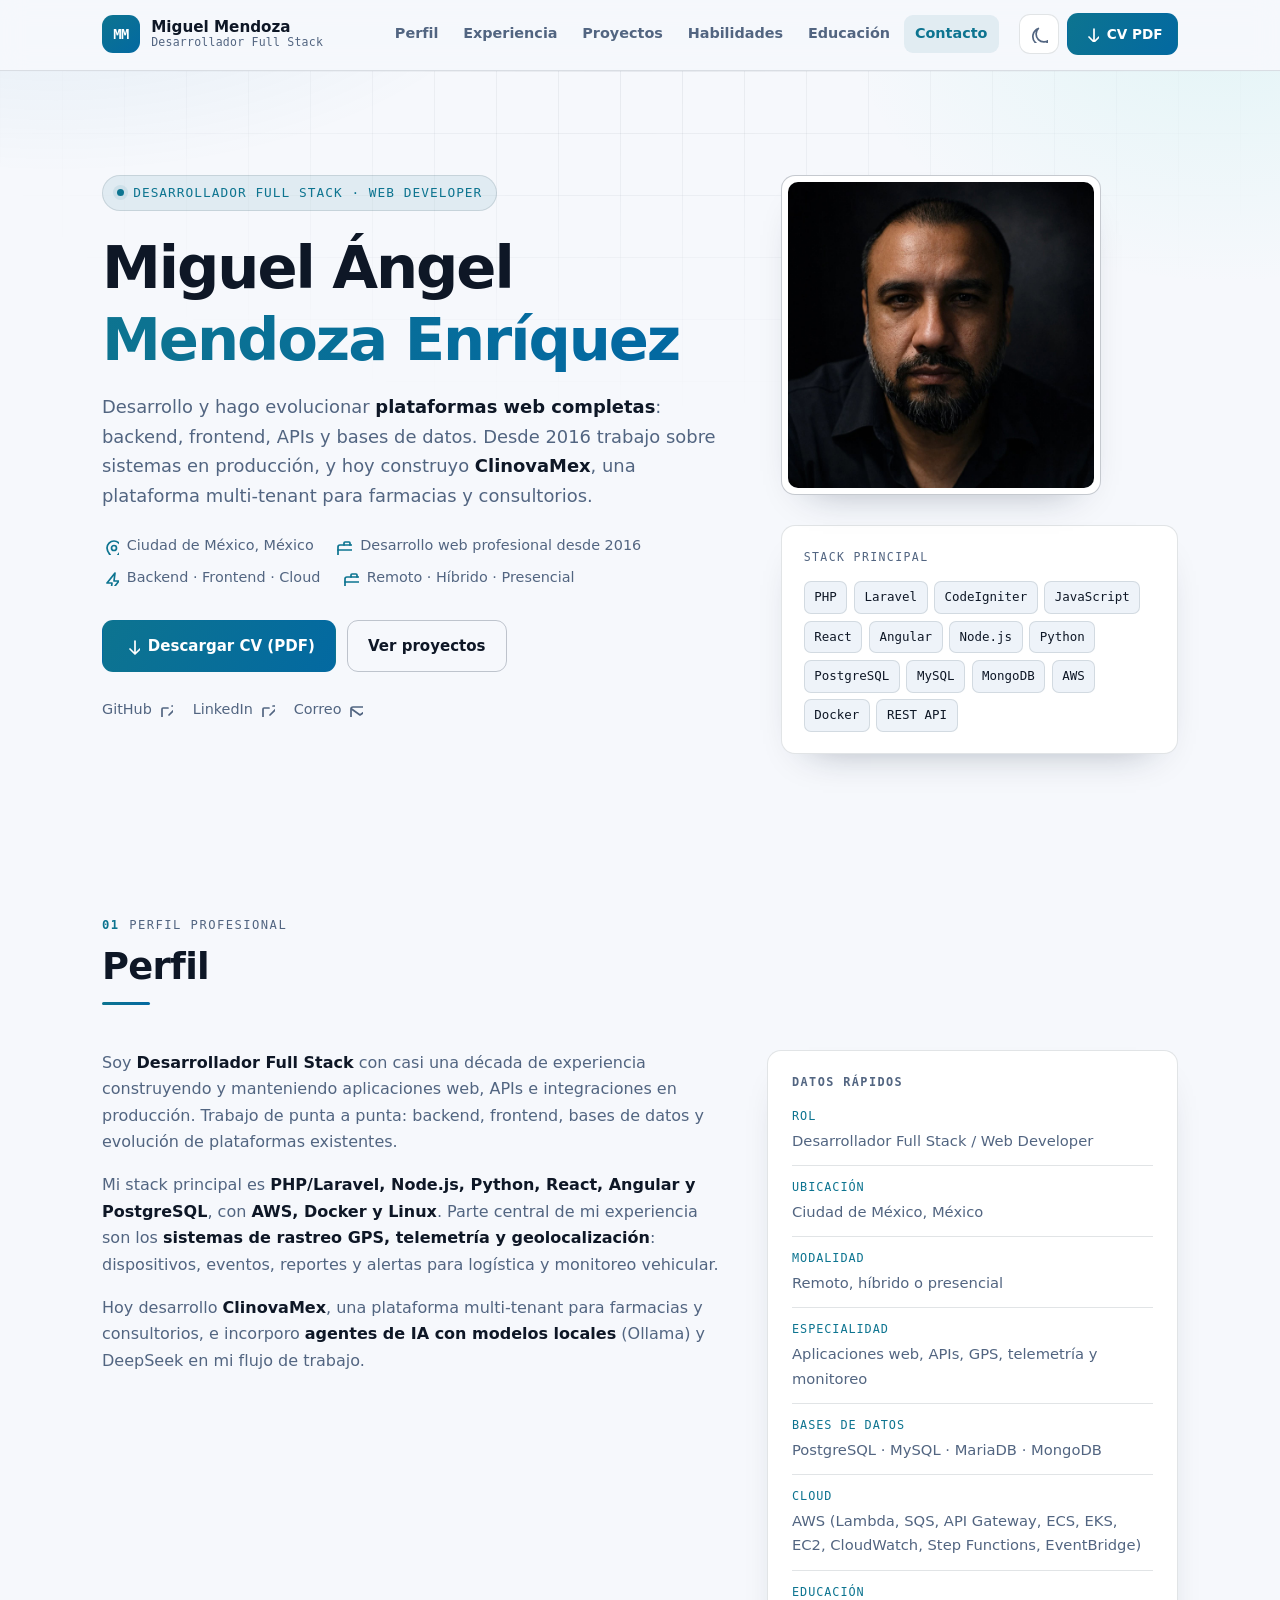
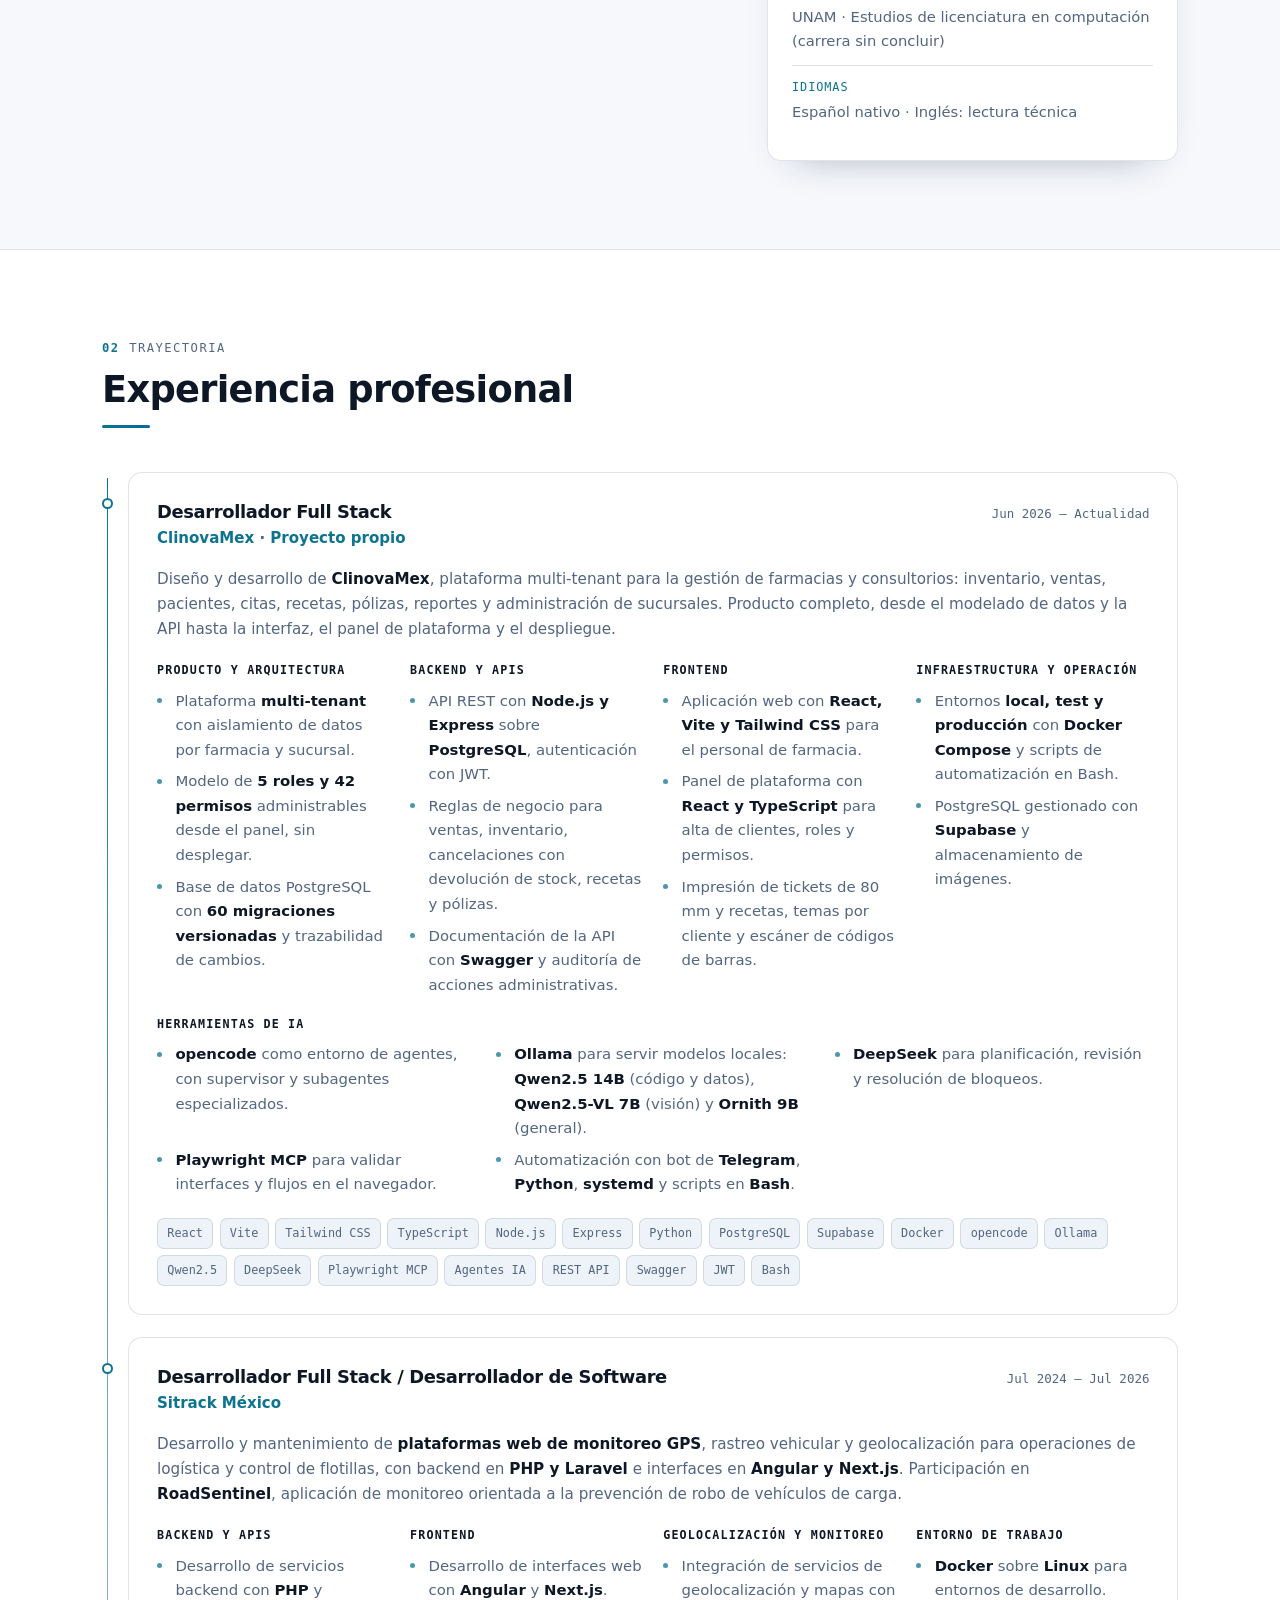
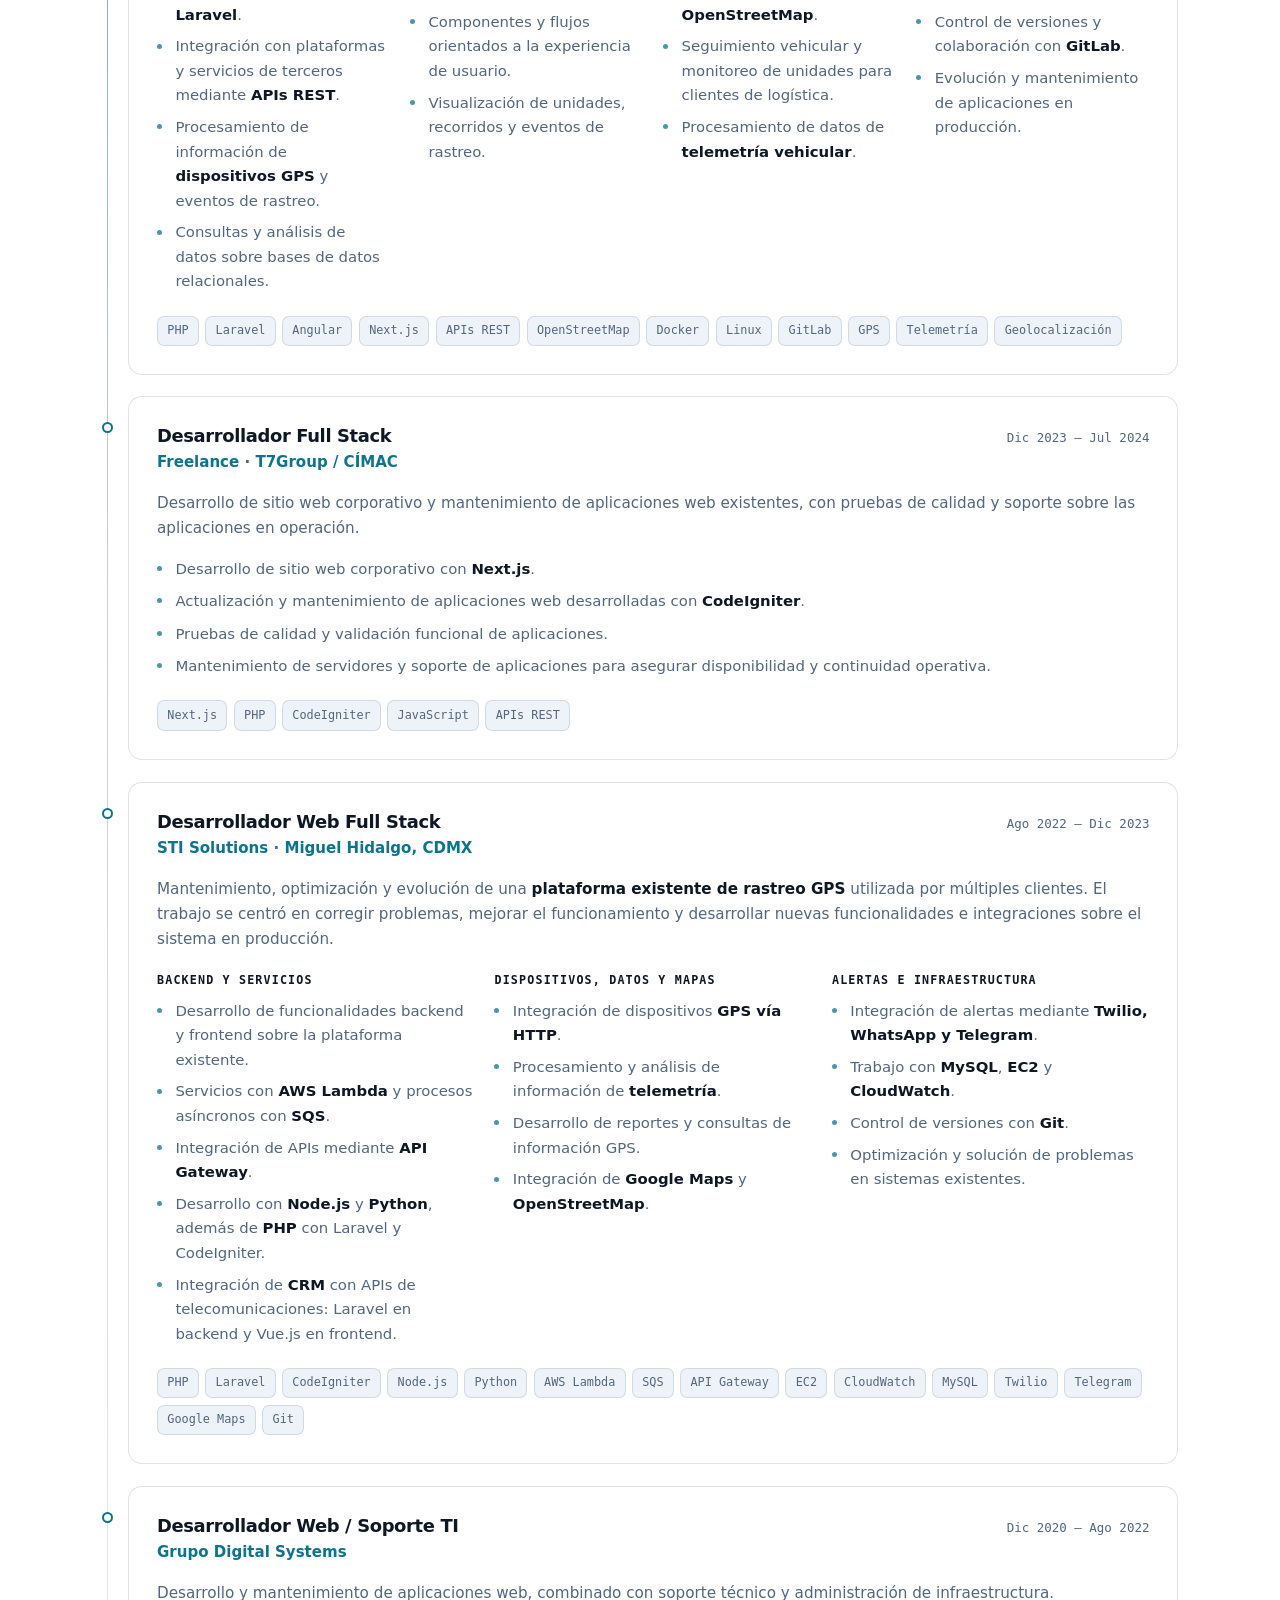
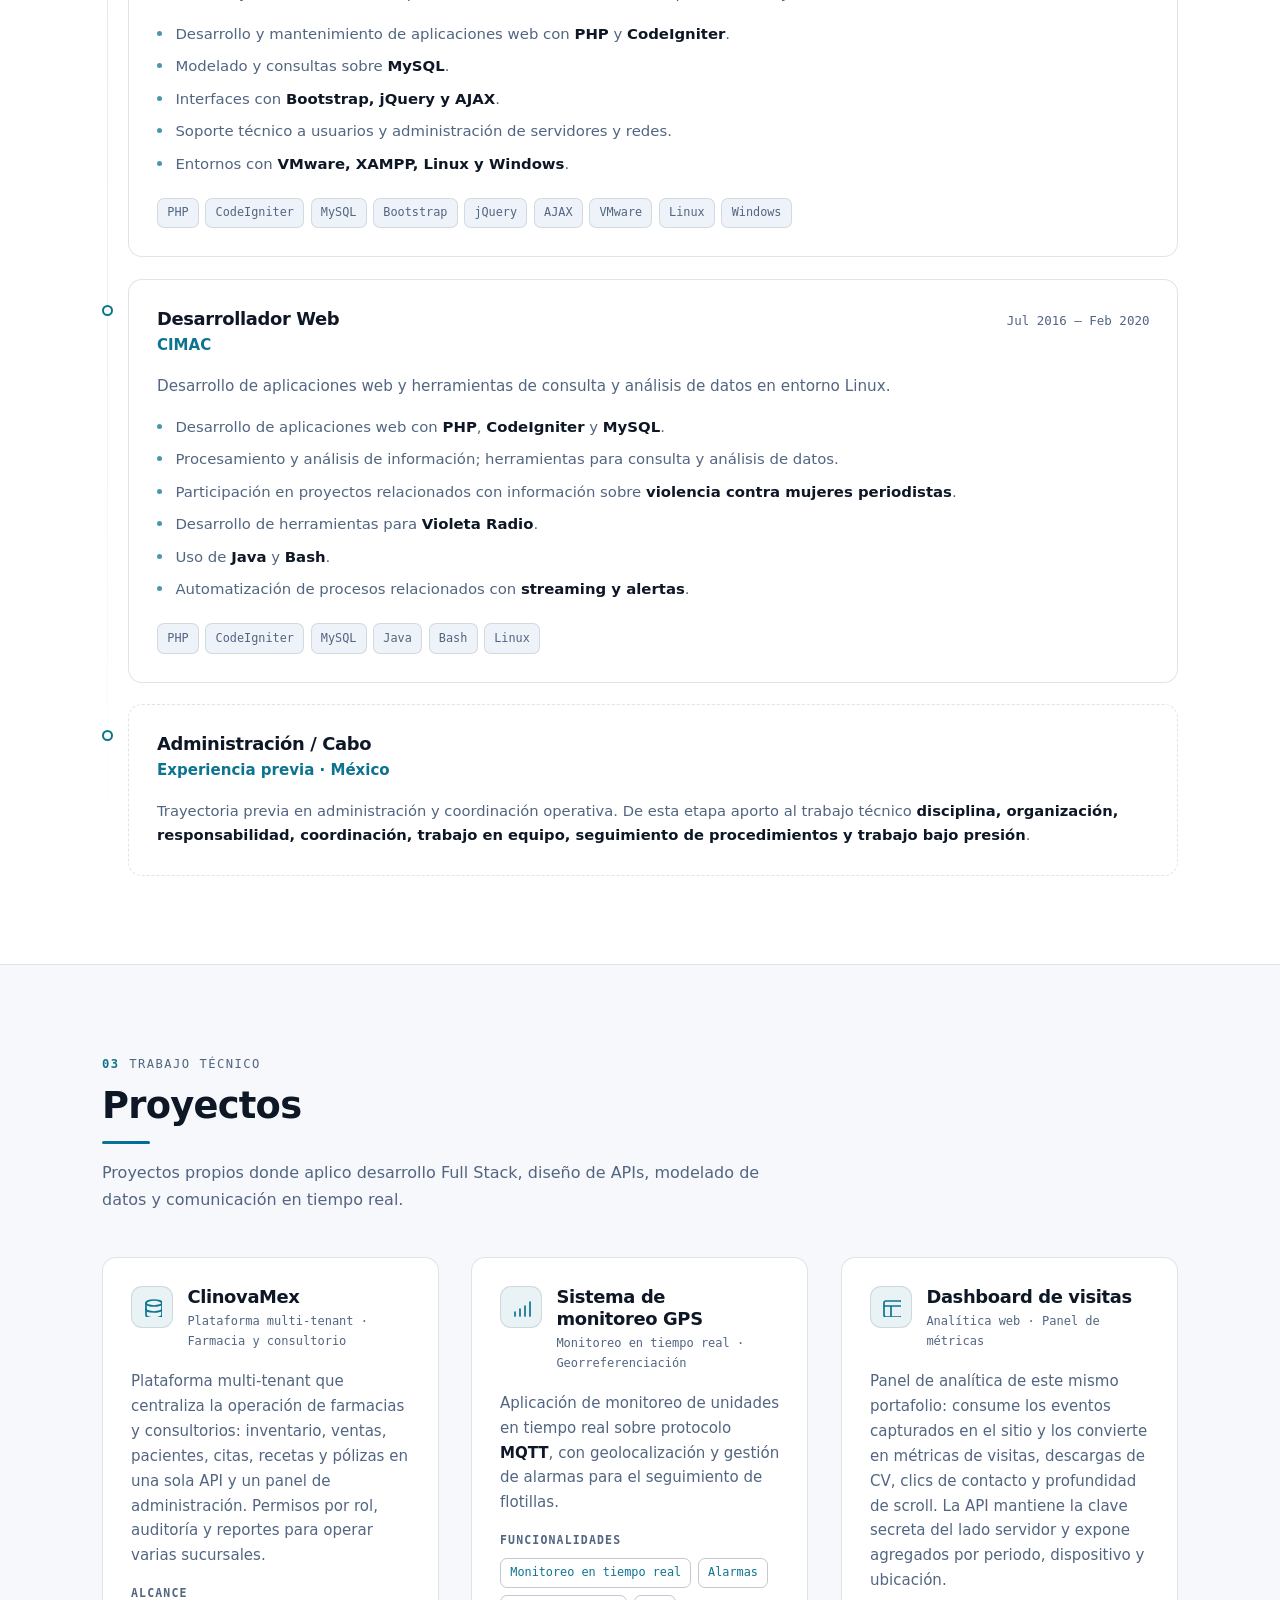
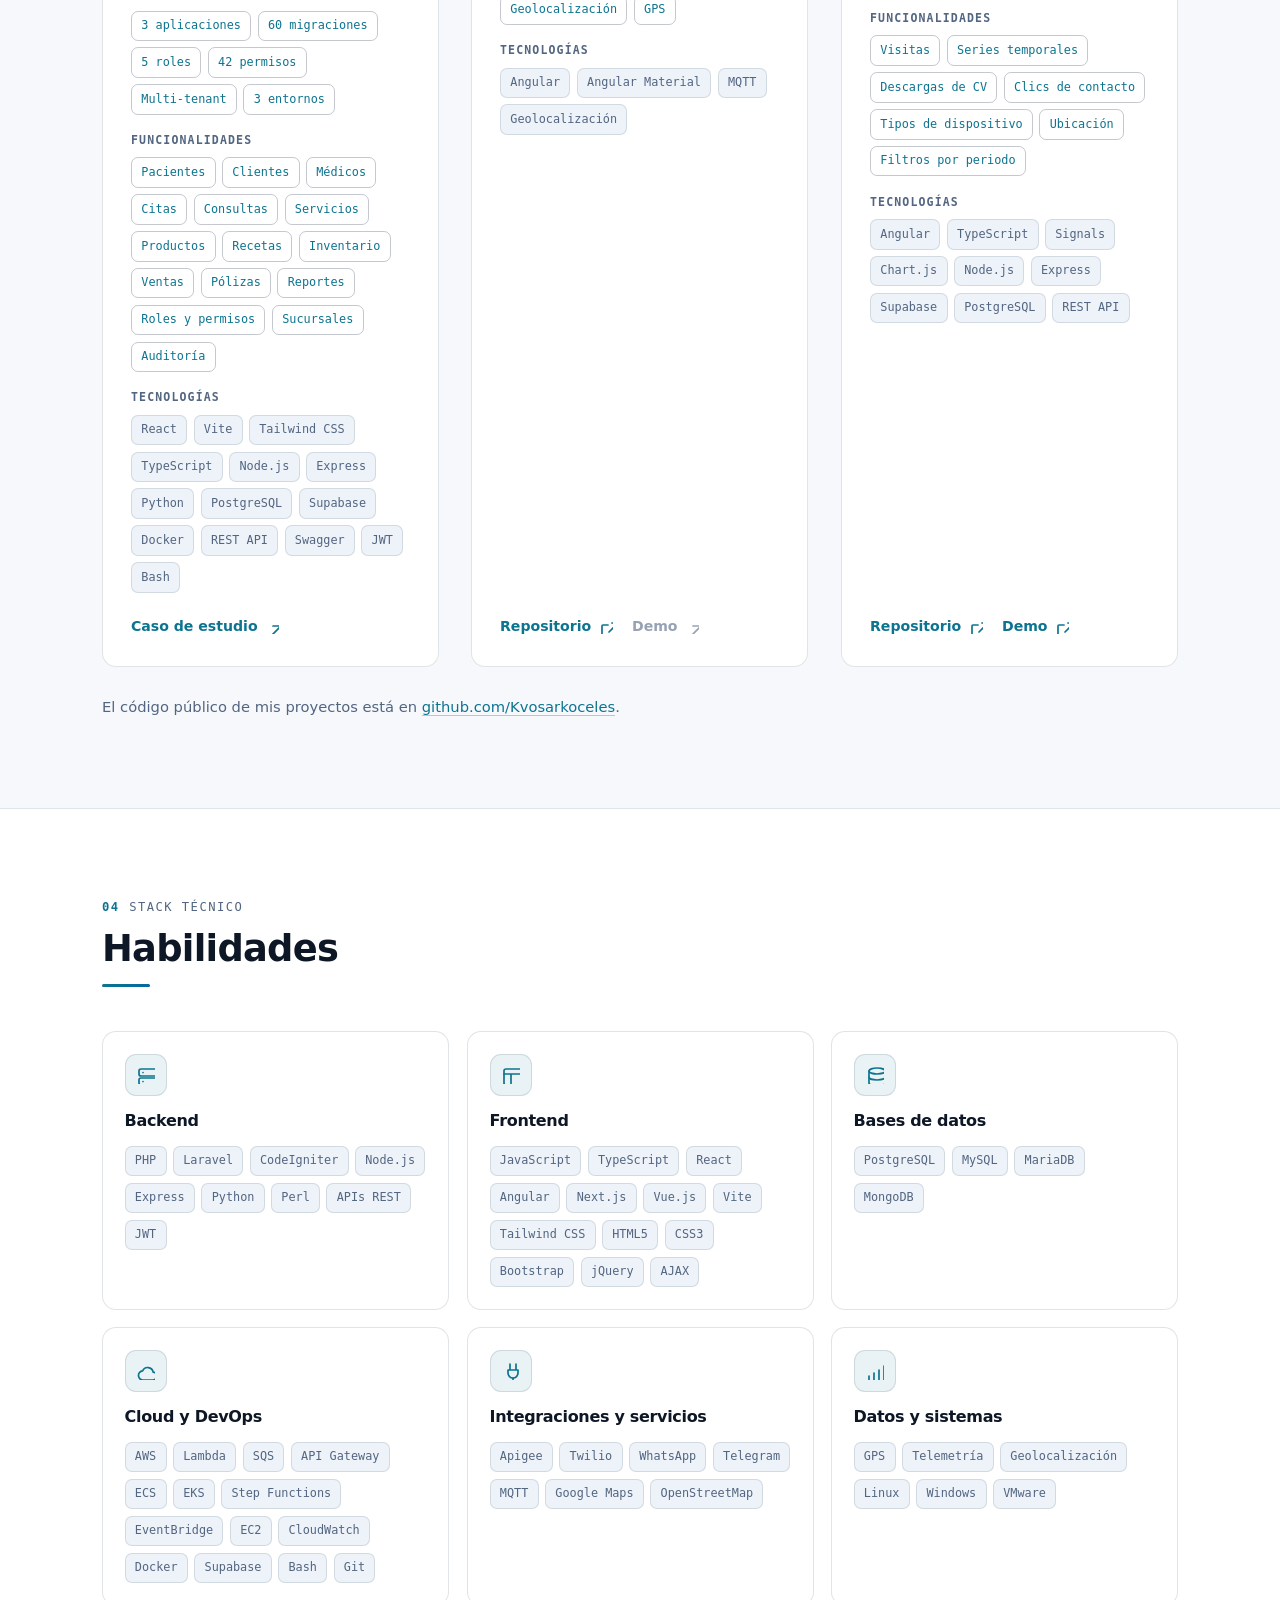
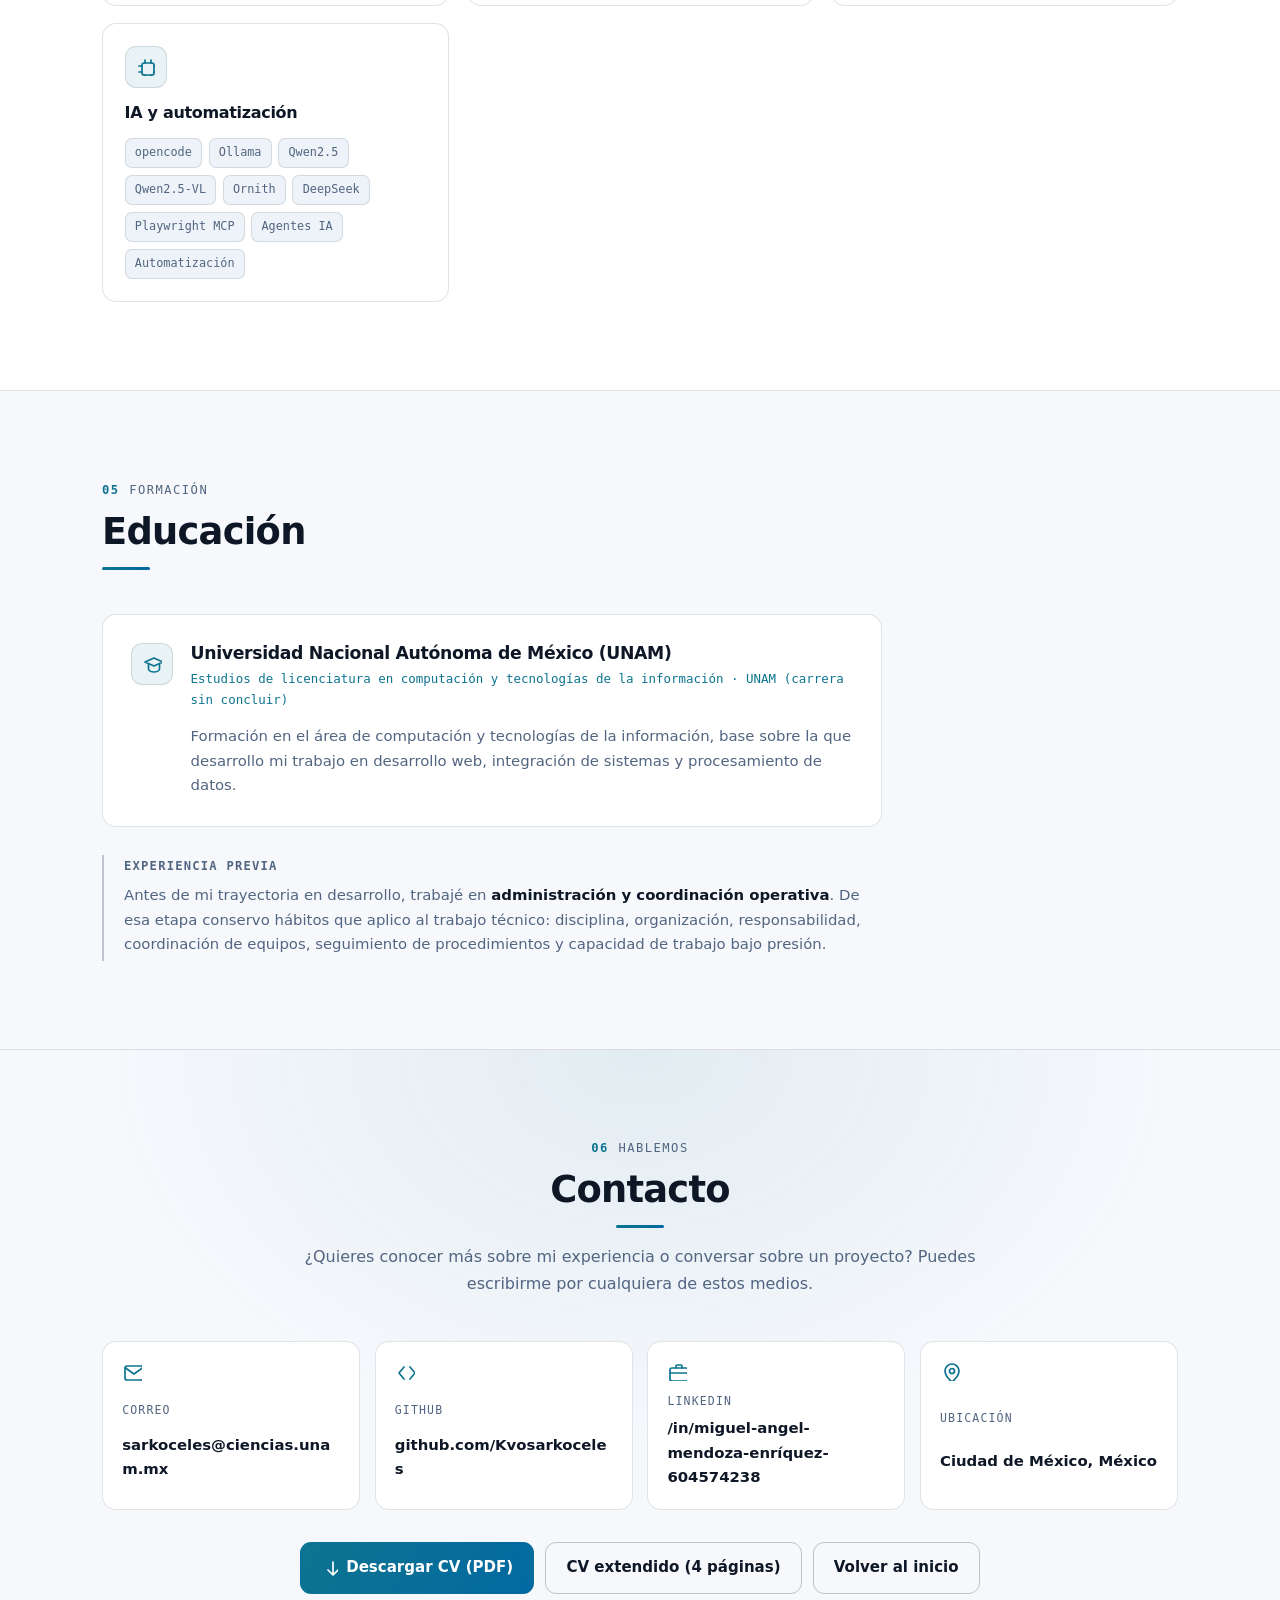
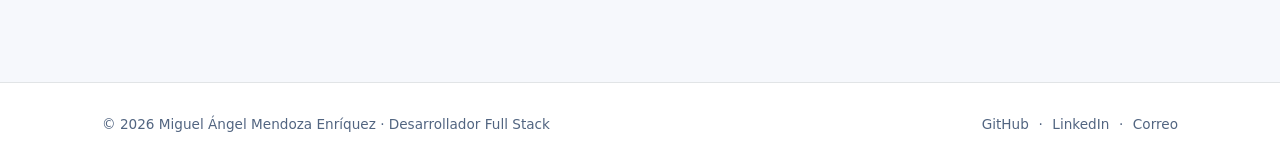
<file: index.html>
<!DOCTYPE html>
<html lang="es-MX" data-theme="dark">
<head>
  <meta charset="UTF-8" />
  <meta name="viewport" content="width=device-width, initial-scale=1" />

  <!--
    ============================================================
    DATOS DE CONTACTO (ya configurados)
    ------------------------------------------------------------
    Correo       sarkoceles@ciencias.unam.mx
    LinkedIn     linkedin.com/in/miguel-angel-mendoza-enríquez-604574238
    Sitio        https://kvosarkoceles.github.io/
                 (aparece también en robots.txt, sitemap.xml y 404.html)
    El CV en PDF se genera en cv/Miguel-Mendoza-CV.pdf
    Si cambias el correo o el LinkedIn, actualízalos también en cv/print.html,
    cv/print-2p.html y regenera los PDF con scripts/generate-assets.sh.
    ============================================================
  -->

  <title>Miguel Ángel Mendoza Enríquez — Desarrollador Full Stack | PHP, Laravel, React, AWS</title>
  <meta name="description" content="Portafolio y CV de Miguel Ángel Mendoza Enríquez, Desarrollador Full Stack en Ciudad de México. Casi una década construyendo aplicaciones web, APIs y plataformas multi-tenant con PHP, Laravel, Node.js, React, PostgreSQL y AWS, además de sistemas de GPS, telemetría y geolocalización." />
  <meta name="author" content="Miguel Ángel Mendoza Enríquez" />
  <meta name="keywords" content="Full Stack Developer, Web Developer, Software Developer, PHP, Laravel, CodeIgniter, JavaScript, React, Angular, Node.js, Python, PostgreSQL, MySQL, MongoDB, AWS, Docker, REST API, GPS, Telemetría, Geolocalización, MQTT, Ciudad de México" />
  <meta name="robots" content="index, follow, max-image-preview:large" />
  <meta name="theme-color" content="#0a0f1a" media="(prefers-color-scheme: dark)" />
  <meta name="theme-color" content="#f7f9fc" media="(prefers-color-scheme: light)" />
  <link rel="canonical" href="https://kvosarkoceles.github.io/" />

  <!-- Open Graph -->
  <meta property="og:type" content="profile" />
  <meta property="og:locale" content="es_MX" />
  <meta property="og:site_name" content="Miguel Ángel Mendoza Enríquez" />
  <meta property="og:title" content="Miguel Ángel Mendoza Enríquez — Desarrollador Full Stack" />
  <meta property="og:description" content="Desarrollador Full Stack con casi una década de experiencia en aplicaciones web, APIs y plataformas multi-tenant. Sistemas de rastreo GPS, telemetría y monitoreo en tiempo real." />
  <meta property="og:url" content="https://kvosarkoceles.github.io/" />
  <meta property="og:image" content="https://kvosarkoceles.github.io/assets/img/og-image.png" />
  <meta property="og:image:width" content="1200" />
  <meta property="og:image:height" content="630" />
  <meta property="og:image:alt" content="Miguel Ángel Mendoza Enríquez, Desarrollador Full Stack" />
  <meta property="profile:first_name" content="Miguel Ángel" />
  <meta property="profile:last_name" content="Mendoza Enríquez" />

  <!-- Twitter Card -->
  <meta name="twitter:card" content="summary_large_image" />
  <meta name="twitter:title" content="Miguel Ángel Mendoza Enríquez — Desarrollador Full Stack" />
  <meta name="twitter:description" content="Aplicaciones web, APIs e integración de sistemas. GPS, telemetría y monitoreo en tiempo real." />
  <meta name="twitter:image" content="https://kvosarkoceles.github.io/assets/img/og-image.png" />

  <!-- Iconos -->
  <link rel="icon" href="assets/img/favicon.svg" type="image/svg+xml" />
  <link rel="apple-touch-icon" href="assets/img/apple-touch-icon.png" />
  <link rel="manifest" href="site.webmanifest" />

  <link rel="stylesheet" href="assets/css/styles.css?v=20261018" />

  <!-- Evita el parpadeo de tema (se ejecuta antes del primer pintado) -->
  <script>
    (function () {
      try {
        var guardado = localStorage.getItem('tema');
        var sistema = window.matchMedia('(prefers-color-scheme: light)').matches ? 'light' : 'dark';
        document.documentElement.dataset.theme = guardado || sistema;
      } catch (e) { /* sin acceso a localStorage */ }
    })();
  </script>

  <!-- Datos estructurados para buscadores -->
  <script type="application/ld+json">
  {
    "@context": "https://schema.org",
    "@type": "Person",
    "name": "Miguel Ángel Mendoza Enríquez",
    "jobTitle": "Desarrollador Full Stack",
    "description": "Desarrollador Full Stack / Web Developer con experiencia en desarrollo y mantenimiento de aplicaciones web, APIs, integración de sistemas, GPS, telemetría, geolocalización, bases de datos y AWS.",
    "url": "https://kvosarkoceles.github.io/",
    "image": "https://kvosarkoceles.github.io/assets/img/og-image.png",
    "email": "mailto:sarkoceles@ciencias.unam.mx",
    "address": {
      "@type": "PostalAddress",
      "addressLocality": "Ciudad de México",
      "addressRegion": "CDMX",
      "addressCountry": "MX"
    },
    "alumniOf": {
      "@type": "CollegeOrUniversity",
      "name": "Universidad Nacional Autónoma de México (UNAM)"
    },
    "sameAs": [
      "https://github.com/Kvosarkoceles",
      "https://www.linkedin.com/in/miguel-angel-mendoza-enríquez-604574238"
    ],
    "knowsAbout": [
      "Full Stack Development", "Web Development", "REST API", "PHP", "Laravel", "CodeIgniter",
      "JavaScript", "React", "Angular", "Node.js", "Python", "PostgreSQL", "MySQL", "MongoDB",
      "AWS", "Docker", "GPS", "Telemetría", "Geolocalización", "MQTT"
    ]
  }
  </script>

  <!--
    Google Analytics 4 (gtag.js) — ID de medición: G-V68LV0H88W

    OJO: el contenedor GTM-5635GH7Z puede cargar también una etiqueta GA4 con
    este mismo ID. Si es así, GA4 contará cada page_view DOS veces. Verifícalo
    con la Vista previa de GTM y, si duplica, elige UNA sola vía (o añade
    send_page_view: false aquí).
  -->
  <script async src="https://www.googletagmanager.com/gtag/js?id=G-V68LV0H88W"></script>
  <script>
    window.dataLayer = window.dataLayer || [];
    function gtag() { dataLayer.push(arguments); }
    gtag('js', new Date());
    gtag('config', 'G-V68LV0H88W');
  </script>
  <!-- End Google Analytics 4 -->

  <!-- Google Tag Manager -->
  <script>(function(w,d,s,l,i){w[l]=w[l]||[];w[l].push({'gtm.start':
  new Date().getTime(),event:'gtm.js'});var f=d.getElementsByTagName(s)[0],
  j=d.createElement(s),dl=l!='dataLayer'?'&l='+l:'';j.async=true;j.src=
  'https://www.googletagmanager.com/gtm.js?id='+i+dl;f.parentNode.insertBefore(j,f);
  })(window,document,'script','dataLayer','GTM-5635GH7Z');</script>
  <!-- End Google Tag Manager -->
</head>

<body>
  <!-- Google Tag Manager (noscript) -->
  <noscript><iframe src="https://www.googletagmanager.com/ns.html?id=GTM-5635GH7Z"
  height="0" width="0" style="display:none;visibility:hidden"></iframe></noscript>
  <!-- End Google Tag Manager (noscript) -->

  <a class="skip-link" href="#contenido">Saltar al contenido principal</a>

  <header class="site-header" id="top">
    <div class="wrap header-inner">
      <a class="brand" href="#top" aria-label="Inicio del portafolio de Miguel Ángel Mendoza Enríquez">
        <span class="brand-mark" aria-hidden="true">MM</span>
        <span class="brand-text">
          <strong>Miguel Mendoza</strong>
          <small>Desarrollador Full Stack</small>
        </span>
      </a>

      <nav class="nav" id="nav" aria-label="Navegación principal">
        <ul>
          <li><a href="#perfil">Perfil</a></li>
          <li><a href="#experiencia">Experiencia</a></li>
          <li><a href="#proyectos">Proyectos</a></li>
          <li><a href="#habilidades">Habilidades</a></li>
          <li><a href="#educacion">Educación</a></li>
          <li><a href="#contacto">Contacto</a></li>
        </ul>
      </nav>

      <div class="header-actions">
        <button class="icon-btn" id="theme-toggle" type="button" aria-pressed="false" aria-label="Cambiar a tema claro">
          <svg class="ic" aria-hidden="true" focusable="false"><use href="assets/icons/sprite.svg#i-sun"></use></svg>
        </button>
        <a class="btn btn-primary btn-sm" href="cv/Miguel-Mendoza-CV.pdf" download>
          <svg class="ic" aria-hidden="true" focusable="false"><use href="assets/icons/sprite.svg#i-download"></use></svg>
          <span>CV PDF</span>
        </a>
        <button class="icon-btn nav-toggle" id="nav-toggle" type="button" aria-expanded="false" aria-controls="nav" aria-label="Abrir menú de navegación">
          <svg class="ic" aria-hidden="true" focusable="false"><use href="assets/icons/sprite.svg#i-menu"></use></svg>
        </button>
      </div>
    </div>
    <div class="scroll-progress" id="scroll-progress" aria-hidden="true"></div>
  </header>

  <main id="contenido">

    <!-- ===================== HERO ===================== -->
    <section class="hero" aria-labelledby="hero-title">
      <div class="wrap hero-inner">
        <div class="hero-copy">
          <p class="eyebrow">
            <span class="dot" aria-hidden="true"></span>
            Desarrollador Full Stack · Web Developer
          </p>

          <h1 id="hero-title">
            Miguel Ángel<br />
            <span class="grad">Mendoza Enríquez</span>
          </h1>

          <p class="lead">
            Desarrollo y hago evolucionar <strong>plataformas web completas</strong>: backend,
            frontend, APIs y bases de datos. Desde 2016 trabajo sobre sistemas en producción, y hoy
            construyo <strong>ClinovaMex</strong>, una plataforma multi-tenant para farmacias y
            consultorios.
          </p>

          <ul class="hero-meta">
            <li>
              <svg class="ic" aria-hidden="true" focusable="false"><use href="assets/icons/sprite.svg#i-pin"></use></svg>
              Ciudad de México, México
            </li>
            <li>
              <svg class="ic" aria-hidden="true" focusable="false"><use href="assets/icons/sprite.svg#i-briefcase"></use></svg>
              Desarrollo web profesional desde 2016
            </li>
            <li>
              <svg class="ic" aria-hidden="true" focusable="false"><use href="assets/icons/sprite.svg#i-bolt"></use></svg>
              Backend · Frontend · Cloud
            </li>
            <li>
              <svg class="ic" aria-hidden="true" focusable="false"><use href="assets/icons/sprite.svg#i-briefcase"></use></svg>
              Remoto · Híbrido · Presencial
            </li>
          </ul>

          <div class="hero-cta">
            <a class="btn btn-primary" href="cv/Miguel-Mendoza-CV.pdf" download>
              <svg class="ic" aria-hidden="true" focusable="false"><use href="assets/icons/sprite.svg#i-download"></use></svg>
              Descargar CV (PDF)
            </a>
            <a class="btn btn-ghost" href="#proyectos">Ver proyectos</a>
          </div>

          <ul class="social" aria-label="Enlaces de contacto">
            <li>
              <a href="https://github.com/Kvosarkoceles" target="_blank" rel="noopener noreferrer">
                GitHub
                <svg class="ic" aria-hidden="true" focusable="false"><use href="assets/icons/sprite.svg#i-external"></use></svg>
              </a>
            </li>
            <li>
              <a href="https://www.linkedin.com/in/miguel-angel-mendoza-enríquez-604574238" target="_blank" rel="noopener noreferrer">
                LinkedIn
                <svg class="ic" aria-hidden="true" focusable="false"><use href="assets/icons/sprite.svg#i-external"></use></svg>
              </a>
            </li>
            <li>
              <a href="mailto:sarkoceles@ciencias.unam.mx">
                Correo
                <svg class="ic" aria-hidden="true" focusable="false"><use href="assets/icons/sprite.svg#i-mail"></use></svg>
              </a>
            </li>
          </ul>
        </div>

        <div class="hero-aside">
          <figure class="hero-photo reveal">
            <img src="assets/img/fotoperfil.jpg"
                 alt="Retrato de Miguel Ángel Mendoza Enríquez"
                 width="1440"
                 height="1440"
                 loading="eager"
                 decoding="async" />
          </figure>

          <div class="tech-strip" aria-label="Tecnologías principales">
            <p class="tech-strip-label">Stack principal</p>
            <ul>
              <li>PHP</li><li>Laravel</li><li>CodeIgniter</li><li>JavaScript</li><li>React</li>
              <li>Angular</li><li>Node.js</li><li>Python</li><li>PostgreSQL</li><li>MySQL</li>
              <li>MongoDB</li><li>AWS</li><li>Docker</li><li>REST API</li>
            </ul>
          </div>
        </div>
      </div>
    </section>

    <!-- ===================== PERFIL ===================== -->
    <section class="section" id="perfil" aria-labelledby="perfil-title">
      <div class="wrap">
        <header class="section-head reveal">
          <p class="section-kicker"><span aria-hidden="true">01</span> Perfil profesional</p>
          <h2 id="perfil-title">Perfil</h2>
        </header>

        <div class="grid-2">
          <div class="prose reveal">
            <p>
              Soy <strong>Desarrollador Full Stack</strong> con casi una década de experiencia
              construyendo y manteniendo aplicaciones web, APIs e integraciones en producción.
              Trabajo de punta a punta: backend, frontend, bases de datos y evolución de
              plataformas existentes.
            </p>
            <p>
              Mi stack principal es <strong>PHP/Laravel, Node.js, Python, React, Angular y
              PostgreSQL</strong>, con <strong>AWS, Docker y Linux</strong>. Parte central de mi
              experiencia son los <strong>sistemas de rastreo GPS, telemetría y
              geolocalización</strong>: dispositivos, eventos, reportes y alertas para logística y
              monitoreo vehicular.
            </p>
            <p>
              Hoy desarrollo <strong>ClinovaMex</strong>, una plataforma multi-tenant para farmacias
              y consultorios, e incorporo <strong>agentes de IA con modelos locales</strong>
              (Ollama) y DeepSeek en mi flujo de trabajo.
            </p>
          </div>

          <aside class="fact-card reveal" aria-label="Datos rápidos">
            <h3 class="fact-title">Datos rápidos</h3>
            <dl class="facts">
              <div>
                <dt>Rol</dt>
                <dd>Desarrollador Full Stack / Web Developer</dd>
              </div>
              <div>
                <dt>Ubicación</dt>
                <dd>Ciudad de México, México</dd>
              </div>
              <div>
                <dt>Modalidad</dt>
                <dd>Remoto, híbrido o presencial</dd>
              </div>
              <div>
                <dt>Especialidad</dt>
                <dd>Aplicaciones web, APIs, GPS, telemetría y monitoreo</dd>
              </div>
              <div>
                <dt>Bases de datos</dt>
                <dd>PostgreSQL · MySQL · MariaDB · MongoDB</dd>
              </div>
              <div>
                <dt>Cloud</dt>
                <dd>AWS (Lambda, SQS, API Gateway, ECS, EKS, EC2, CloudWatch, Step Functions, EventBridge)</dd>
              </div>
              <div>
                <dt>Educación</dt>
                <dd>UNAM · Estudios de licenciatura en computación (carrera sin concluir)</dd>
              </div>
              <div>
                <dt>Idiomas</dt>
                <dd>Español nativo · Inglés: lectura técnica</dd>
              </div>
            </dl>
          </aside>
        </div>
      </div>
    </section>

    <!-- ===================== EXPERIENCIA ===================== -->
    <section class="section section-alt" id="experiencia" aria-labelledby="experiencia-title">
      <div class="wrap">
        <header class="section-head reveal">
          <p class="section-kicker"><span aria-hidden="true">02</span> Trayectoria</p>
          <h2 id="experiencia-title">Experiencia profesional</h2>
        </header>

        <ol class="timeline">



          <li class="timeline-item reveal">
            <article class="job">
              <header class="job-head">
                <div>
                  <h3>Desarrollador Full Stack</h3>
                  <p class="job-company">ClinovaMex <span class="sep" aria-hidden="true">·</span> Proyecto propio</p>
                </div>
                <p class="job-date">
                  <time datetime="2026-06">Jun 2026</time> — <span>Actualidad</span>
                </p>
              </header>

              <p class="job-summary">
                Diseño y desarrollo de <strong>ClinovaMex</strong>, plataforma multi-tenant para la
                gestión de farmacias y consultorios: inventario, ventas, pacientes, citas, recetas,
                pólizas, reportes y administración de sucursales. Producto completo, desde el
                modelado de datos y la API hasta la interfaz, el panel de plataforma y el despliegue.
              </p>

              <div class="job-groups">
                <div>
                  <h4>Producto y arquitectura</h4>
                  <ul>
                    <li>Plataforma <strong>multi-tenant</strong> con aislamiento de datos por farmacia y sucursal.</li>
                    <li>Modelo de <strong>5 roles y 42 permisos</strong> administrables desde el panel, sin desplegar.</li>
                    <li>Base de datos PostgreSQL con <strong>60 migraciones versionadas</strong> y trazabilidad de cambios.</li>
                  </ul>
                </div>
                <div>
                  <h4>Backend y APIs</h4>
                  <ul>
                    <li>API REST con <strong>Node.js y Express</strong> sobre <strong>PostgreSQL</strong>, autenticación con JWT.</li>
                    <li>Reglas de negocio para ventas, inventario, cancelaciones con devolución de stock, recetas y pólizas.</li>
                    <li>Documentación de la API con <strong>Swagger</strong> y auditoría de acciones administrativas.</li>
                  </ul>
                </div>
                <div>
                  <h4>Frontend</h4>
                  <ul>
                    <li>Aplicación web con <strong>React, Vite y Tailwind CSS</strong> para el personal de farmacia.</li>
                    <li>Panel de plataforma con <strong>React y TypeScript</strong> para alta de clientes, roles y permisos.</li>
                    <li>Impresión de tickets de 80 mm y recetas, temas por cliente y escáner de códigos de barras.</li>
                  </ul>
                </div>
                <div>
                  <h4>Infraestructura y operación</h4>
                  <ul>
                    <li>Entornos <strong>local, test y producción</strong> con <strong>Docker Compose</strong> y scripts de automatización en Bash.</li>
                    <li>PostgreSQL gestionado con <strong>Supabase</strong> y almacenamiento de imágenes.</li>
                  </ul>
                </div>
                <div class="job-group-wide">
                  <h4>Herramientas de IA</h4>
                  <ul>
                    <li><strong>opencode</strong> como entorno de agentes, con supervisor y subagentes especializados.</li>
                    <li><strong>Ollama</strong> para servir modelos locales: <strong>Qwen2.5 14B</strong> (código y datos), <strong>Qwen2.5-VL 7B</strong> (visión) y <strong>Ornith 9B</strong> (general).</li>
                    <li><strong>DeepSeek</strong> para planificación, revisión y resolución de bloqueos.</li>
                    <li><strong>Playwright MCP</strong> para validar interfaces y flujos en el navegador.</li>
                    <li>Automatización con bot de <strong>Telegram</strong>, <strong>Python</strong>, <strong>systemd</strong> y scripts en <strong>Bash</strong>.</li>
                  </ul>
                </div>
              </div>

              <ul class="tags" aria-label="Tecnologías utilizadas">
                <li>React</li><li>Vite</li><li>Tailwind CSS</li><li>TypeScript</li><li>Node.js</li>
                <li>Express</li><li>Python</li><li>PostgreSQL</li><li>Supabase</li><li>Docker</li>
                <li>opencode</li><li>Ollama</li><li>Qwen2.5</li><li>DeepSeek</li>
                <li>Playwright MCP</li><li>Agentes IA</li>
                <li>REST API</li><li>Swagger</li><li>JWT</li><li>Bash</li>
              </ul>
            </article>
          </li>

          <li class="timeline-item reveal">
            <article class="job">
              <header class="job-head">
                <div>
                  <h3>Desarrollador Full Stack / Desarrollador de Software</h3>
                  <p class="job-company">Sitrack México</p>
                </div>
                <p class="job-date">
                  <time datetime="2024-07">Jul 2024</time> — <time datetime="2026-07">Jul 2026</time>
                </p>
              </header>

              <p class="job-summary">
                Desarrollo y mantenimiento de <strong>plataformas web de monitoreo GPS</strong>,
                rastreo vehicular y geolocalización para operaciones de logística y control de
                flotillas, con backend en <strong>PHP y Laravel</strong> e interfaces en
                <strong>Angular y Next.js</strong>. Participación en <strong>RoadSentinel</strong>,
                aplicación de monitoreo orientada a la prevención de robo de vehículos de carga.
              </p>

              <div class="job-groups">
                <div>
                  <h4>Backend y APIs</h4>
                  <ul>
                    <li>Desarrollo de servicios backend con <strong>PHP</strong> y <strong>Laravel</strong>.</li>
                    <li>Integración con plataformas y servicios de terceros mediante <strong>APIs REST</strong>.</li>
                    <li>Procesamiento de información de <strong>dispositivos GPS</strong> y eventos de rastreo.</li>
                    <li>Consultas y análisis de datos sobre bases de datos relacionales.</li>
                  </ul>
                </div>
                <div>
                  <h4>Frontend</h4>
                  <ul>
                    <li>Desarrollo de interfaces web con <strong>Angular</strong> y <strong>Next.js</strong>.</li>
                    <li>Componentes y flujos orientados a la experiencia de usuario.</li>
                    <li>Visualización de unidades, recorridos y eventos de rastreo.</li>
                  </ul>
                </div>
                <div>
                  <h4>Geolocalización y monitoreo</h4>
                  <ul>
                    <li>Integración de servicios de geolocalización y mapas con <strong>OpenStreetMap</strong>.</li>
                    <li>Seguimiento vehicular y monitoreo de unidades para clientes de logística.</li>
                    <li>Procesamiento de datos de <strong>telemetría vehicular</strong>.</li>
                  </ul>
                </div>
                <div>
                  <h4>Entorno de trabajo</h4>
                  <ul>
                    <li><strong>Docker</strong> sobre <strong>Linux</strong> para entornos de desarrollo.</li>
                    <li>Control de versiones y colaboración con <strong>GitLab</strong>.</li>
                    <li>Evolución y mantenimiento de aplicaciones en producción.</li>
                  </ul>
                </div>
              </div>

              <ul class="tags" aria-label="Tecnologías utilizadas">
                <li>PHP</li><li>Laravel</li><li>Angular</li><li>Next.js</li><li>APIs REST</li>
                <li>OpenStreetMap</li><li>Docker</li><li>Linux</li><li>GitLab</li>
                <li>GPS</li><li>Telemetría</li><li>Geolocalización</li>
              </ul>
            </article>
          </li>



          <li class="timeline-item reveal">
            <article class="job">
              <header class="job-head">
                <div>
                  <h3>Desarrollador Full Stack</h3>
                  <p class="job-company">Freelance <span class="sep" aria-hidden="true">·</span> T7Group / CÍMAC</p>
                </div>
                <p class="job-date">
                  <time datetime="2023-12">Dic 2023</time> — <time datetime="2024-07">Jul 2024</time>
                </p>
              </header>

              <p class="job-summary">
                Desarrollo de sitio web corporativo y mantenimiento de aplicaciones web existentes,
                con pruebas de calidad y soporte sobre las aplicaciones en operación.
              </p>

              <ul class="bullets">
                <li>Desarrollo de sitio web corporativo con <strong>Next.js</strong>.</li>
                <li>Actualización y mantenimiento de aplicaciones web desarrolladas con <strong>CodeIgniter</strong>.</li>
                <li>Pruebas de calidad y validación funcional de aplicaciones.</li>
                <li>Mantenimiento de servidores y soporte de aplicaciones para asegurar disponibilidad y continuidad operativa.</li>
              </ul>

              <ul class="tags" aria-label="Tecnologías utilizadas">
                <li>Next.js</li><li>PHP</li><li>CodeIgniter</li><li>JavaScript</li><li>APIs REST</li>
              </ul>
            </article>
          </li>

          <li class="timeline-item reveal">
            <article class="job">
              <header class="job-head">
                <div>
                  <h3>Desarrollador Web Full Stack</h3>
                  <p class="job-company">STI Solutions <span class="sep" aria-hidden="true">·</span> Miguel Hidalgo, CDMX</p>
                </div>
                <p class="job-date">
                  <time datetime="2022-08">Ago 2022</time> — <time datetime="2023-12">Dic 2023</time>
                </p>
              </header>

              <p class="job-summary">
                Mantenimiento, optimización y evolución de una <strong>plataforma existente de
                rastreo GPS</strong> utilizada por múltiples clientes. El trabajo se centró en
                corregir problemas, mejorar el funcionamiento y desarrollar nuevas funcionalidades
                e integraciones sobre el sistema en producción.
              </p>

              <div class="job-groups">
                <div>
                  <h4>Backend y servicios</h4>
                  <ul>
                    <li>Desarrollo de funcionalidades backend y frontend sobre la plataforma existente.</li>
                    <li>Servicios con <strong>AWS Lambda</strong> y procesos asíncronos con <strong>SQS</strong>.</li>
                    <li>Integración de APIs mediante <strong>API Gateway</strong>.</li>
                    <li>Desarrollo con <strong>Node.js</strong> y <strong>Python</strong>, además de <strong>PHP</strong> con Laravel y CodeIgniter.</li>
                    <li>Integración de <strong>CRM</strong> con APIs de telecomunicaciones: Laravel en backend y Vue.js en frontend.</li>
                  </ul>
                </div>
                <div>
                  <h4>Dispositivos, datos y mapas</h4>
                  <ul>
                    <li>Integración de dispositivos <strong>GPS vía HTTP</strong>.</li>
                    <li>Procesamiento y análisis de información de <strong>telemetría</strong>.</li>
                    <li>Desarrollo de reportes y consultas de información GPS.</li>
                    <li>Integración de <strong>Google Maps</strong> y <strong>OpenStreetMap</strong>.</li>
                  </ul>
                </div>
                <div>
                  <h4>Alertas e infraestructura</h4>
                  <ul>
                    <li>Integración de alertas mediante <strong>Twilio, WhatsApp y Telegram</strong>.</li>
                    <li>Trabajo con <strong>MySQL</strong>, <strong>EC2</strong> y <strong>CloudWatch</strong>.</li>
                    <li>Control de versiones con <strong>Git</strong>.</li>
                    <li>Optimización y solución de problemas en sistemas existentes.</li>
                  </ul>
                </div>
              </div>

              <ul class="tags" aria-label="Tecnologías utilizadas">
                <li>PHP</li><li>Laravel</li><li>CodeIgniter</li><li>Node.js</li><li>Python</li>
                <li>AWS Lambda</li><li>SQS</li><li>API Gateway</li><li>EC2</li><li>CloudWatch</li>
                <li>MySQL</li><li>Twilio</li><li>Telegram</li><li>Google Maps</li><li>Git</li>
              </ul>
            </article>
          </li>

          <li class="timeline-item reveal">
            <article class="job">
              <header class="job-head">
                <div>
                  <h3>Desarrollador Web / Soporte TI</h3>
                  <p class="job-company">Grupo Digital Systems</p>
                </div>
                <p class="job-date">
                  <time datetime="2020-12">Dic 2020</time> — <time datetime="2022-08">Ago 2022</time>
                </p>
              </header>

              <p class="job-summary">
                Desarrollo y mantenimiento de aplicaciones web, combinado con soporte técnico y
                administración de infraestructura.
              </p>

              <ul class="bullets">
                <li>Desarrollo y mantenimiento de aplicaciones web con <strong>PHP</strong> y <strong>CodeIgniter</strong>.</li>
                <li>Modelado y consultas sobre <strong>MySQL</strong>.</li>
                <li>Interfaces con <strong>Bootstrap, jQuery y AJAX</strong>.</li>
                <li>Soporte técnico a usuarios y administración de servidores y redes.</li>
                <li>Entornos con <strong>VMware, XAMPP, Linux y Windows</strong>.</li>
              </ul>

              <ul class="tags" aria-label="Tecnologías utilizadas">
                <li>PHP</li><li>CodeIgniter</li><li>MySQL</li><li>Bootstrap</li><li>jQuery</li>
                <li>AJAX</li><li>VMware</li><li>Linux</li><li>Windows</li>
              </ul>
            </article>
          </li>

          <li class="timeline-item reveal">
            <article class="job">
              <header class="job-head">
                <div>
                  <h3>Desarrollador Web</h3>
                  <p class="job-company">CIMAC</p>
                </div>
                <p class="job-date">
                  <time datetime="2016-07">Jul 2016</time> — <time datetime="2020-02">Feb 2020</time>
                </p>
              </header>

              <p class="job-summary">
                Desarrollo de aplicaciones web y herramientas de consulta y análisis de datos en
                entorno Linux.
              </p>

              <ul class="bullets">
                <li>Desarrollo de aplicaciones web con <strong>PHP</strong>, <strong>CodeIgniter</strong> y <strong>MySQL</strong>.</li>
                <li>Procesamiento y análisis de información; herramientas para consulta y análisis de datos.</li>
                <li>Participación en proyectos relacionados con información sobre <strong>violencia contra mujeres periodistas</strong>.</li>
                <li>Desarrollo de herramientas para <strong>Violeta Radio</strong>.</li>
                <li>Uso de <strong>Java</strong> y <strong>Bash</strong>.</li>
                <li>Automatización de procesos relacionados con <strong>streaming y alertas</strong>.</li>
              </ul>

              <ul class="tags" aria-label="Tecnologías utilizadas">
                <li>PHP</li><li>CodeIgniter</li><li>MySQL</li><li>Java</li><li>Bash</li><li>Linux</li>
              </ul>
            </article>
          </li>

          <li class="timeline-item timeline-item-compact reveal">
            <article class="job">
              <header class="job-head">
                <div>
                  <h3>Administración / Cabo</h3>
                  <p class="job-company">Experiencia previa · México</p>
                </div>
              </header>
              <p class="job-summary">
                Trayectoria previa en administración y coordinación operativa. De esta etapa aporto
                al trabajo técnico <strong>disciplina, organización, responsabilidad, coordinación,
                trabajo en equipo, seguimiento de procedimientos y trabajo bajo presión</strong>.
              </p>
            </article>
          </li>

        </ol>
      </div>
    </section>

    <!-- ===================== PROYECTOS ===================== -->
    <section class="section" id="proyectos" aria-labelledby="proyectos-title">
      <div class="wrap">
        <header class="section-head reveal">
          <p class="section-kicker"><span aria-hidden="true">03</span> Trabajo técnico</p>
          <h2 id="proyectos-title">Proyectos</h2>
          <p class="section-sub">
            Proyectos propios donde aplico desarrollo Full Stack, diseño de APIs, modelado de datos
            y comunicación en tiempo real.
          </p>
        </header>

        <div class="grid-2 cards cards-3">
          <article class="project-card reveal">
            <header>
              <div class="project-icon" aria-hidden="true">
                <svg class="ic" focusable="false"><use href="assets/icons/sprite.svg#i-db"></use></svg>
              </div>
              <div>
                <h3>ClinovaMex</h3>
                <p class="project-type">Plataforma multi-tenant · Farmacia y consultorio</p>
              </div>
            </header>

            <p>
              Plataforma multi-tenant que centraliza la operación de farmacias y consultorios:
              inventario, ventas, pacientes, citas, recetas y pólizas en una sola API y un panel de
              administración. Permisos por rol, auditoría y reportes para operar varias sucursales.
            </p>

            <div class="project-block">
              <h4>Alcance</h4>
              <ul class="tags tags-soft">
                <li>3 aplicaciones</li><li>60 migraciones</li><li>5 roles</li><li>42 permisos</li>
                <li>Multi-tenant</li><li>3 entornos</li>
              </ul>
            </div>

            <div class="project-block">
              <h4>Funcionalidades</h4>
              <ul class="tags tags-soft">
                <li>Pacientes</li><li>Clientes</li><li>Médicos</li><li>Citas</li><li>Consultas</li>
                <li>Servicios</li><li>Productos</li><li>Recetas</li><li>Inventario</li><li>Ventas</li>
                <li>Pólizas</li><li>Reportes</li><li>Roles y permisos</li><li>Sucursales</li><li>Auditoría</li>
              </ul>
            </div>

            <div class="project-block">
              <h4>Tecnologías</h4>
              <ul class="tags" aria-label="Tecnologías del proyecto">
                <li>React</li><li>Vite</li><li>Tailwind CSS</li><li>TypeScript</li><li>Node.js</li>
                <li>Express</li><li>Python</li><li>PostgreSQL</li><li>Supabase</li><li>Docker</li>
                <li>REST API</li><li>Swagger</li><li>JWT</li><li>Bash</li>
              </ul>
            </div>

            <footer class="project-foot">
              <a class="project-link" href="proyectos/clinovamex.html">
                Caso de estudio
                <svg class="ic" aria-hidden="true" focusable="false"><use href="assets/icons/sprite.svg#i-arrow"></use></svg>
              </a>
            </footer>
          </article>

          <article class="project-card reveal">
            <header>
              <div class="project-icon" aria-hidden="true">
                <svg class="ic" focusable="false"><use href="assets/icons/sprite.svg#i-signal"></use></svg>
              </div>
              <div>
                <h3>Sistema de monitoreo GPS</h3>
                <p class="project-type">Monitoreo en tiempo real · Georreferenciación</p>
              </div>
            </header>

            <p>
              Aplicación de monitoreo de unidades en tiempo real sobre protocolo
              <strong>MQTT</strong>, con geolocalización y gestión de alarmas para el seguimiento
              de flotillas.
            </p>

            <div class="project-block">
              <h4>Funcionalidades</h4>
              <ul class="tags tags-soft">
                <li>Monitoreo en tiempo real</li><li>Alarmas</li><li>Geolocalización</li><li>GPS</li>
              </ul>
            </div>

            <div class="project-block">
              <h4>Tecnologías</h4>
              <ul class="tags" aria-label="Tecnologías del proyecto">
                <li>Angular</li><li>Angular Material</li><li>MQTT</li><li>Geolocalización</li>
              </ul>
            </div>

            <!-- Estructura de metadatos del proyecto: cambia los href y, si quieres mostrar
                 el estado, descomenta el bloque <span class="status"> y ajusta el texto. -->
            <footer class="project-foot">
              <!-- <span class="status">Estado: por definir</span> -->
              <a class="project-link" href="https://github.com/Kvosarkoceles" target="_blank" rel="noopener noreferrer">
                Repositorio
                <svg class="ic" aria-hidden="true" focusable="false"><use href="assets/icons/sprite.svg#i-external"></use></svg>
              </a>
              <span class="project-link is-disabled" aria-disabled="true" title="Demo no disponible por el momento">
                Demo
                <svg class="ic" aria-hidden="true" focusable="false"><use href="assets/icons/sprite.svg#i-arrow"></use></svg>
              </span>
            </footer>
          </article>

          <article class="project-card reveal">
            <header>
              <div class="project-icon" aria-hidden="true">
                <svg class="ic" focusable="false"><use href="assets/icons/sprite.svg#i-layout"></use></svg>
              </div>
              <div>
                <h3>Dashboard de visitas</h3>
                <p class="project-type">Analítica web · Panel de métricas</p>
              </div>
            </header>

            <p>
              Panel de analítica de este mismo portafolio: consume los eventos capturados en el
              sitio y los convierte en métricas de visitas, descargas de CV, clics de contacto y
              profundidad de scroll. La API mantiene la clave secreta del lado servidor y expone
              agregados por periodo, dispositivo y ubicación.
            </p>

            <div class="project-block">
              <h4>Funcionalidades</h4>
              <ul class="tags tags-soft">
                <li>Visitas</li><li>Series temporales</li><li>Descargas de CV</li>
                <li>Clics de contacto</li><li>Tipos de dispositivo</li><li>Ubicación</li>
                <li>Filtros por periodo</li>
              </ul>
            </div>

            <div class="project-block">
              <h4>Tecnologías</h4>
              <ul class="tags" aria-label="Tecnologías del proyecto">
                <li>Angular</li><li>TypeScript</li><li>Signals</li><li>Chart.js</li>
                <li>Node.js</li><li>Express</li><li>Supabase</li><li>PostgreSQL</li><li>REST API</li>
              </ul>
            </div>

            <!-- Estructura de metadatos del proyecto: cambia los href y, si quieres mostrar
                 el estado, descomenta el bloque <span class="status"> y ajusta el texto. -->
            <footer class="project-foot">
              <a class="project-link" href="https://github.com/Kvosarkoceles/dashboard-portafolio" target="_blank" rel="noopener noreferrer">
                Repositorio
                <svg class="ic" aria-hidden="true" focusable="false"><use href="assets/icons/sprite.svg#i-external"></use></svg>
              </a>
              <a class="project-link" href="https://dashboard-portafolio-alpha.vercel.app/" target="_blank" rel="noopener noreferrer">
                Demo
                <svg class="ic" aria-hidden="true" focusable="false"><use href="assets/icons/sprite.svg#i-external"></use></svg>
              </a>
            </footer>
          </article>
        </div>

        <p class="repo-note reveal">
          El código público de mis proyectos está en
          <a href="https://github.com/Kvosarkoceles" target="_blank" rel="noopener noreferrer">github.com/Kvosarkoceles</a>.
        </p>
      </div>
    </section>

    <!-- ===================== HABILIDADES ===================== -->
    <section class="section section-alt" id="habilidades" aria-labelledby="habilidades-title">
      <div class="wrap">
        <header class="section-head reveal">
          <p class="section-kicker"><span aria-hidden="true">04</span> Stack técnico</p>
          <h2 id="habilidades-title">Habilidades</h2>
        </header>

        <div class="skills-grid">
          <article class="skill-card reveal">
            <div class="skill-icon" aria-hidden="true">
              <svg class="ic" focusable="false"><use href="assets/icons/sprite.svg#i-server"></use></svg>
            </div>
            <h3>Backend</h3>
            <ul class="tags"><li>PHP</li><li>Laravel</li><li>CodeIgniter</li><li>Node.js</li><li>Express</li><li>Python</li><li>Perl</li><li>APIs REST</li><li>JWT</li></ul>
          </article>

          <article class="skill-card reveal">
            <div class="skill-icon" aria-hidden="true">
              <svg class="ic" focusable="false"><use href="assets/icons/sprite.svg#i-layout"></use></svg>
            </div>
            <h3>Frontend</h3>
            <ul class="tags"><li>JavaScript</li><li>TypeScript</li><li>React</li><li>Angular</li><li>Next.js</li><li>Vue.js</li><li>Vite</li><li>Tailwind CSS</li><li>HTML5</li><li>CSS3</li><li>Bootstrap</li><li>jQuery</li><li>AJAX</li></ul>
          </article>

          <article class="skill-card reveal">
            <div class="skill-icon" aria-hidden="true">
              <svg class="ic" focusable="false"><use href="assets/icons/sprite.svg#i-db"></use></svg>
            </div>
            <h3>Bases de datos</h3>
            <ul class="tags"><li>PostgreSQL</li><li>MySQL</li><li>MariaDB</li><li>MongoDB</li></ul>
          </article>

          <article class="skill-card reveal">
            <div class="skill-icon" aria-hidden="true">
              <svg class="ic" focusable="false"><use href="assets/icons/sprite.svg#i-cloud"></use></svg>
            </div>
            <h3>Cloud y DevOps</h3>
            <ul class="tags">
              <li>AWS</li><li>Lambda</li><li>SQS</li><li>API Gateway</li><li>ECS</li><li>EKS</li>
              <li>Step Functions</li><li>EventBridge</li><li>EC2</li><li>CloudWatch</li><li>Docker</li><li>Supabase</li><li>Bash</li><li>Git</li>
            </ul>
          </article>

          <article class="skill-card reveal">
            <div class="skill-icon" aria-hidden="true">
              <svg class="ic" focusable="false"><use href="assets/icons/sprite.svg#i-plug"></use></svg>
            </div>
            <h3>Integraciones y servicios</h3>
            <ul class="tags"><li>Apigee</li><li>Twilio</li><li>WhatsApp</li><li>Telegram</li><li>MQTT</li><li>Google Maps</li><li>OpenStreetMap</li></ul>
          </article>

          <article class="skill-card reveal">
            <div class="skill-icon" aria-hidden="true">
              <svg class="ic" focusable="false"><use href="assets/icons/sprite.svg#i-signal"></use></svg>
            </div>
            <h3>Datos y sistemas</h3>
            <ul class="tags"><li>GPS</li><li>Telemetría</li><li>Geolocalización</li><li>Linux</li><li>Windows</li><li>VMware</li></ul>
          </article>

          <article class="skill-card reveal">
            <div class="skill-icon" aria-hidden="true">
              <svg class="ic" focusable="false"><use href="assets/icons/sprite.svg#i-cpu"></use></svg>
            </div>
            <h3>IA y automatización</h3>
            <ul class="tags"><li>opencode</li><li>Ollama</li><li>Qwen2.5</li><li>Qwen2.5-VL</li><li>Ornith</li><li>DeepSeek</li><li>Playwright MCP</li><li>Agentes IA</li><li>Automatización</li></ul>
          </article>
        </div>
      </div>
    </section>

    <!-- ===================== EDUCACIÓN + EXPERIENCIA PREVIA ===================== -->
    <section class="section" id="educacion" aria-labelledby="educacion-title">
      <div class="wrap">
        <header class="section-head reveal">
          <p class="section-kicker"><span aria-hidden="true">05</span> Formación</p>
          <h2 id="educacion-title">Educación</h2>
        </header>

        <article class="edu-card reveal">
          <div class="skill-icon" aria-hidden="true">
            <svg class="ic" focusable="false"><use href="assets/icons/sprite.svg#i-school"></use></svg>
          </div>
          <div>
            <h3>Universidad Nacional Autónoma de México (UNAM)</h3>
            <p class="edu-meta">Estudios de licenciatura en computación y tecnologías de la información · UNAM (carrera sin concluir)</p>
            <p class="edu-desc">
              Formación en el área de computación y tecnologías de la información, base sobre la
              que desarrollo mi trabajo en desarrollo web, integración de sistemas y procesamiento
              de datos.
            </p>
          </div>
        </article>

        <div class="prev-exp reveal">
          <h3>Experiencia previa</h3>
          <p>
            Antes de mi trayectoria en desarrollo, trabajé en <strong>administración y coordinación
            operativa</strong>. De esa etapa conservo hábitos que aplico al trabajo
            técnico: disciplina, organización, responsabilidad, coordinación de equipos, seguimiento
            de procedimientos y capacidad de trabajo bajo presión.
          </p>
        </div>
      </div>
    </section>

    <!-- ===================== CONTACTO ===================== -->
    <section class="section section-cta" id="contacto" aria-labelledby="contacto-title">
      <div class="wrap">
        <header class="section-head section-head-center reveal">
          <p class="section-kicker"><span aria-hidden="true">06</span> Hablemos</p>
          <h2 id="contacto-title">Contacto</h2>
          <p class="section-sub">
            ¿Quieres conocer más sobre mi experiencia o conversar sobre un proyecto?
            Puedes escribirme por cualquiera de estos medios.
          </p>
        </header>

        <div class="contact-grid reveal">
          <a class="contact-card" href="mailto:sarkoceles@ciencias.unam.mx">
            <svg class="ic" aria-hidden="true" focusable="false"><use href="assets/icons/sprite.svg#i-mail"></use></svg>
            <span class="contact-label">Correo</span>
            <span class="contact-value">sarkoceles@ciencias.unam.mx</span>
          </a>

          <a class="contact-card" href="https://github.com/Kvosarkoceles" target="_blank" rel="noopener noreferrer">
            <svg class="ic" aria-hidden="true" focusable="false"><use href="assets/icons/sprite.svg#i-code"></use></svg>
            <span class="contact-label">GitHub</span>
            <span class="contact-value">github.com/Kvosarkoceles</span>
          </a>

          <a class="contact-card" href="https://www.linkedin.com/in/miguel-angel-mendoza-enríquez-604574238" target="_blank" rel="noopener noreferrer">
            <svg class="ic" aria-hidden="true" focusable="false"><use href="assets/icons/sprite.svg#i-briefcase"></use></svg>
            <span class="contact-label">LinkedIn</span>
            <span class="contact-value">/in/miguel-angel-mendoza-enríquez-604574238</span>
          </a>

          <div class="contact-card is-static">
            <svg class="ic" aria-hidden="true" focusable="false"><use href="assets/icons/sprite.svg#i-pin"></use></svg>
            <span class="contact-label">Ubicación</span>
            <span class="contact-value">Ciudad de México, México</span>
          </div>
        </div>

        <div class="cta-actions reveal">
          <a class="btn btn-primary" href="cv/Miguel-Mendoza-CV.pdf" download>
            <svg class="ic" aria-hidden="true" focusable="false"><use href="assets/icons/sprite.svg#i-download"></use></svg>
            Descargar CV (PDF)
          </a>
          <a class="btn btn-ghost" href="cv/Miguel-Mendoza-CV-extendido.pdf" download>CV extendido (4 páginas)</a>
          <a class="btn btn-ghost" href="#top">Volver al inicio</a>
        </div>
      </div>
    </section>

  </main>

  <footer class="site-footer">
    <div class="wrap footer-inner">
      <p>© <span id="year">2026</span> Miguel Ángel Mendoza Enríquez · Desarrollador Full Stack</p>
      <p class="footer-links">
        <a href="https://github.com/Kvosarkoceles" target="_blank" rel="noopener noreferrer">GitHub</a>
        <span aria-hidden="true">·</span>
        <a href="https://www.linkedin.com/in/miguel-angel-mendoza-enríquez-604574238" target="_blank" rel="noopener noreferrer">LinkedIn</a>
        <span aria-hidden="true">·</span>
        <a href="mailto:sarkoceles@ciencias.unam.mx">Correo</a>
      </p>
    </div>
  </footer>

  <script src="assets/js/config.js" defer></script>
  <script src="assets/js/main.js" defer></script>
  <script src="assets/js/analytics.js" defer></script>
</body>
</html>
</file>
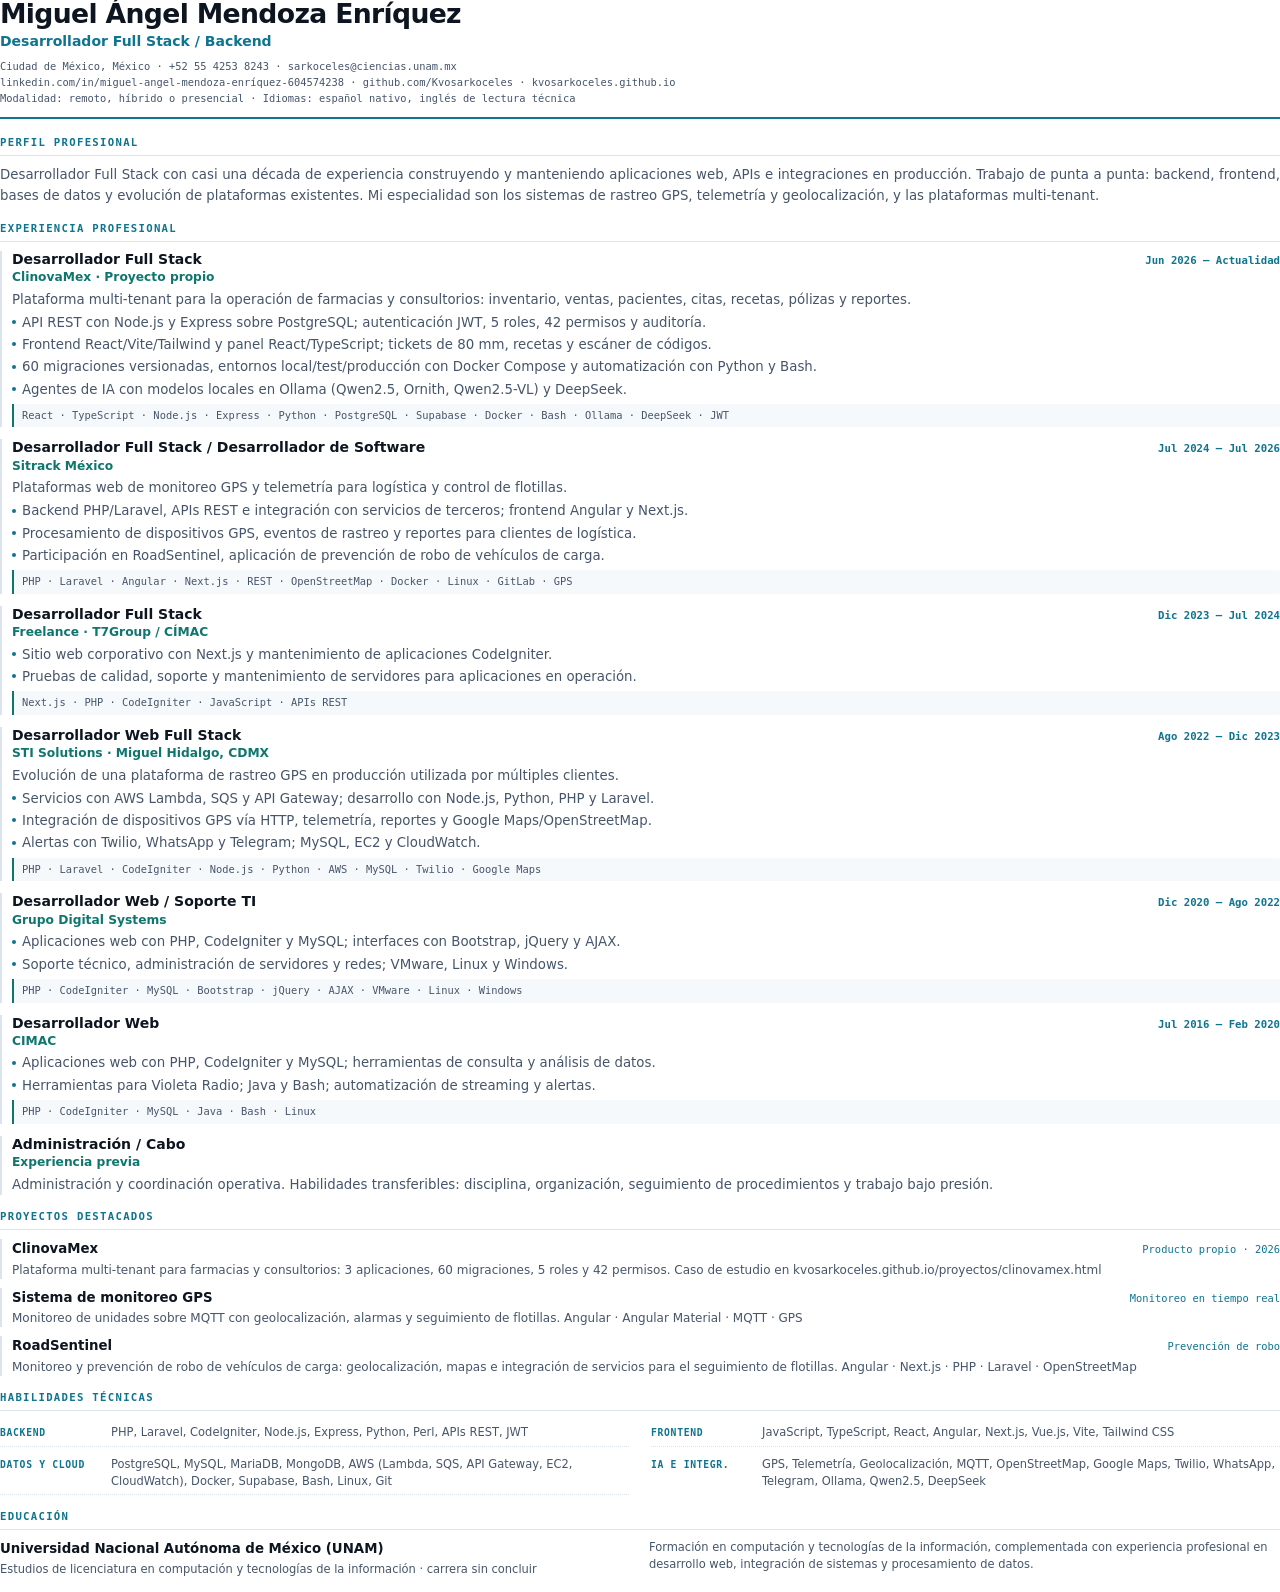
<file: cv/print-2p.html>
<!DOCTYPE html>
<html lang="es-MX">
<head>
  <meta charset="UTF-8" />
  <title>Miguel Ángel Mendoza Enríquez — CV (2 páginas)</title>
  <meta name="robots" content="noindex" />

  <!--
    Versión compacta de 2 páginas para postulaciones.
    Fuente del PDF principal: cv/Miguel-Mendoza-CV.pdf
    Generar:
      google-chrome --headless --disable-gpu --no-pdf-header-footer \
        --print-to-pdf=cv/Miguel-Mendoza-CV.pdf cv/print-2p.html
    La versión extendida vive en cv/print.html → cv/Miguel-Mendoza-CV-extendido.pdf
  -->

  <style>
    @page { size: A4; margin: 13mm 14mm 13mm; }

    :root {
      --tinta: #0d1520;
      --suave: #46556a;
      --linea: #dce3ed;
      --acento: #0e7490;
      --acento-2: #0f766e;
      --panel: #f6f9fc;
      --mono: ui-monospace, "DejaVu Sans Mono", Menlo, Consolas, monospace;
      --sans: ui-sans-serif, system-ui, "DejaVu Sans", Arial, sans-serif;
    }

    * { box-sizing: border-box; margin: 0; padding: 0; }

    html { -webkit-print-color-adjust: exact; print-color-adjust: exact; }

    body {
      font-family: var(--sans);
      font-size: 10pt;
      line-height: 1.5;
      color: var(--tinta);
      background: #fff;
    }

    a { color: inherit; text-decoration: none; }

    /* ---------------------------------------------------------- Cabecera */
    header.cv-head {
      padding-bottom: 11px;
      margin-bottom: 16px;
      border-bottom: 2.5px solid var(--acento);
    }

    h1 {
      font-size: 20pt;
      font-weight: 800;
      letter-spacing: -0.025em;
      line-height: 1.05;
    }

    .rol {
      color: var(--acento);
      font-size: 10.5pt;
      font-weight: 700;
      margin-top: 3px;
    }

    .contacto {
      font-family: var(--mono);
      font-size: 7.8pt;
      line-height: 1.55;
      color: var(--suave);
      margin-top: 6px;
    }

    .contacto span { display: block; }

    /* ----------------------------------------------------------- Secciones */
    section { margin-bottom: 14px; }

    h2 {
      font-family: var(--mono);
      font-size: 8pt;
      font-weight: 700;
      letter-spacing: 0.12em;
      text-transform: uppercase;
      color: var(--acento);
      border-bottom: 1px solid var(--linea);
      padding-bottom: 4px;
      margin-bottom: 9px;
    }

    .perfil p {
      color: var(--suave);
      line-height: 1.55;
      text-align: justify;
    }

    /* ------------------------------------------------------------ Puestos */
    .puesto {
      margin-bottom: 12px;
      padding-left: 10px;
      border-left: 2px solid var(--linea);
      break-inside: avoid;
    }

    .puesto:last-child { margin-bottom: 0; }

    .puesto-head {
      display: flex;
      justify-content: space-between;
      align-items: baseline;
      gap: 10px;
    }

    .puesto-head h3 {
      font-size: 10.5pt;
      font-weight: 700;
      line-height: 1.25;
    }

    .puesto-head .empresa {
      color: var(--acento-2);
      font-weight: 600;
      font-size: 9.2pt;
    }

    .puesto-head .fechas {
      font-family: var(--mono);
      font-size: 8pt;
      font-weight: 600;
      color: var(--acento);
      white-space: nowrap;
    }

    .puesto p.resumen {
      color: var(--suave);
      margin-top: 3px;
      line-height: 1.5;
    }

    ul {
      list-style: none;
      margin-top: 3px;
    }

    li {
      position: relative;
      padding-left: 10px;
      color: var(--suave);
      line-height: 1.45;
      margin-bottom: 3px;
    }

    li::before {
      content: "";
      position: absolute;
      left: 0;
      top: 0.55em;
      width: 4px;
      height: 4px;
      border-radius: 50%;
      background: var(--acento);
    }

    .stack {
      font-family: var(--mono);
      font-size: 7.8pt;
      color: var(--suave);
      margin-top: 5px;
      padding: 4px 8px;
      background: var(--panel);
      border-left: 2px solid var(--acento-2);
      border-radius: 0 2px 2px 0;
      break-inside: avoid;
    }

    /* ---------------------------------------------------------- Habilidades */
    .habilidades {
      display: grid;
      grid-template-columns: 1fr 1fr;
      gap: 5px 22px;
    }

    .habilidades > div {
      display: grid;
      grid-template-columns: 102px 1fr;
      gap: 9px;
      align-items: baseline;
      padding: 4px 0;
      border-bottom: 1px dotted var(--linea);
      break-inside: avoid;
    }

    .habilidades > div:last-child { border-bottom: 0; }

    .habilidades dt {
      font-family: var(--mono);
      font-size: 7.3pt;
      font-weight: 700;
      letter-spacing: 0.07em;
      text-transform: uppercase;
      color: var(--acento);
    }

    .habilidades dd { color: var(--suave); font-size: 8.6pt; }

    /* ------------------------------------------------------------ Educación */
    .educacion {
      display: grid;
      grid-template-columns: 1fr 1fr;
      gap: 18px;
    }

    .educacion h3 { font-size: 10pt; }

    .educacion .nota {
      color: var(--suave);
      font-size: 8.6pt;
      margin-top: 2px;
    }

    .educacion p { color: var(--suave); font-size: 8.6pt; line-height: 1.5; }

    section.skills-section,
    section.projects-section { break-inside: avoid; }

    .proyecto {
      margin-bottom: 9px;
      padding-left: 10px;
      border-left: 2px solid var(--linea);
      break-inside: avoid;
    }

    .proyecto:last-child { margin-bottom: 0; }

    .proyecto-head {
      display: flex;
      justify-content: space-between;
      align-items: baseline;
      gap: 10px;
    }

    .proyecto-head h3 {
      font-size: 10pt;
      font-weight: 700;
    }

    .proyecto-head .proyecto-meta {
      font-family: var(--mono);
      font-size: 7.8pt;
      color: var(--acento);
      white-space: nowrap;
    }

    .proyecto p {
      color: var(--suave);
      font-size: 9pt;
      line-height: 1.5;
      margin-top: 2px;
    }
  </style>
</head>
<body>

  <header class="cv-head">
    <div>
      <h1>Miguel Ángel Mendoza Enríquez</h1>
      <p class="rol">Desarrollador Full Stack / Backend</p>
      <p class="contacto">
        <span>Ciudad de México, México · +52 55 4253 8243 · sarkoceles@ciencias.unam.mx</span>
        <span>linkedin.com/in/miguel-angel-mendoza-enríquez-604574238 · github.com/Kvosarkoceles · kvosarkoceles.github.io</span>
        <span>Modalidad: remoto, híbrido o presencial · Idiomas: español nativo, inglés de lectura técnica</span>
      </p>
    </div>
  </header>

  <section class="perfil">
    <h2>Perfil profesional</h2>
    <p>
      Desarrollador Full Stack con casi una década de experiencia construyendo y manteniendo
      aplicaciones web, APIs e integraciones en producción. Trabajo de punta a punta: backend,
      frontend, bases de datos y evolución de plataformas existentes. Mi especialidad son los
      sistemas de rastreo GPS, telemetría y geolocalización, y las plataformas multi-tenant.
    </p>
  </section>

  <section>
    <h2>Experiencia profesional</h2>

    <article class="puesto">
      <div class="puesto-head">
        <div>
          <h3>Desarrollador Full Stack</h3>
          <p class="empresa">ClinovaMex · Proyecto propio</p>
        </div>
        <p class="fechas">Jun 2026 — Actualidad</p>
      </div>
      <p class="resumen">
        Plataforma multi-tenant para la operación de farmacias y consultorios: inventario, ventas,
        pacientes, citas, recetas, pólizas y reportes.
      </p>
      <ul>
        <li>API REST con Node.js y Express sobre PostgreSQL; autenticación JWT, 5 roles, 42 permisos y auditoría.</li>
        <li>Frontend React/Vite/Tailwind y panel React/TypeScript; tickets de 80 mm, recetas y escáner de códigos.</li>
        <li>60 migraciones versionadas, entornos local/test/producción con Docker Compose y automatización con Python y Bash.</li>
        <li>Agentes de IA con modelos locales en Ollama (Qwen2.5, Ornith, Qwen2.5-VL) y DeepSeek.</li>
      </ul>
      <p class="stack">React · TypeScript · Node.js · Express · Python · PostgreSQL · Supabase · Docker · Bash · Ollama · DeepSeek · JWT</p>
    </article>

    <article class="puesto">
      <div class="puesto-head">
        <div>
          <h3>Desarrollador Full Stack / Desarrollador de Software</h3>
          <p class="empresa">Sitrack México</p>
        </div>
        <p class="fechas">Jul 2024 — Jul 2026</p>
      </div>
      <p class="resumen">
        Plataformas web de monitoreo GPS y telemetría para logística y control de flotillas.
      </p>
      <ul>
        <li>Backend PHP/Laravel, APIs REST e integración con servicios de terceros; frontend Angular y Next.js.</li>
        <li>Procesamiento de dispositivos GPS, eventos de rastreo y reportes para clientes de logística.</li>
        <li>Participación en RoadSentinel, aplicación de prevención de robo de vehículos de carga.</li>
      </ul>
      <p class="stack">PHP · Laravel · Angular · Next.js · REST · OpenStreetMap · Docker · Linux · GitLab · GPS</p>
    </article>

    <article class="puesto">
      <div class="puesto-head">
        <div>
          <h3>Desarrollador Full Stack</h3>
          <p class="empresa">Freelance · T7Group / CÍMAC</p>
        </div>
        <p class="fechas">Dic 2023 — Jul 2024</p>
      </div>
      <ul>
        <li>Sitio web corporativo con Next.js y mantenimiento de aplicaciones CodeIgniter.</li>
        <li>Pruebas de calidad, soporte y mantenimiento de servidores para aplicaciones en operación.</li>
      </ul>
      <p class="stack">Next.js · PHP · CodeIgniter · JavaScript · APIs REST</p>
    </article>

    <article class="puesto">
      <div class="puesto-head">
        <div>
          <h3>Desarrollador Web Full Stack</h3>
          <p class="empresa">STI Solutions · Miguel Hidalgo, CDMX</p>
        </div>
        <p class="fechas">Ago 2022 — Dic 2023</p>
      </div>
      <p class="resumen">
        Evolución de una plataforma de rastreo GPS en producción utilizada por múltiples clientes.
      </p>
      <ul>
        <li>Servicios con AWS Lambda, SQS y API Gateway; desarrollo con Node.js, Python, PHP y Laravel.</li>
        <li>Integración de dispositivos GPS vía HTTP, telemetría, reportes y Google Maps/OpenStreetMap.</li>
        <li>Alertas con Twilio, WhatsApp y Telegram; MySQL, EC2 y CloudWatch.</li>
      </ul>
      <p class="stack">PHP · Laravel · CodeIgniter · Node.js · Python · AWS · MySQL · Twilio · Google Maps</p>
    </article>

    <article class="puesto">
      <div class="puesto-head">
        <div>
          <h3>Desarrollador Web / Soporte TI</h3>
          <p class="empresa">Grupo Digital Systems</p>
        </div>
        <p class="fechas">Dic 2020 — Ago 2022</p>
      </div>
      <ul>
        <li>Aplicaciones web con PHP, CodeIgniter y MySQL; interfaces con Bootstrap, jQuery y AJAX.</li>
        <li>Soporte técnico, administración de servidores y redes; VMware, Linux y Windows.</li>
      </ul>
      <p class="stack">PHP · CodeIgniter · MySQL · Bootstrap · jQuery · AJAX · VMware · Linux · Windows</p>
    </article>

    <article class="puesto">
      <div class="puesto-head">
        <div>
          <h3>Desarrollador Web</h3>
          <p class="empresa">CIMAC</p>
        </div>
        <p class="fechas">Jul 2016 — Feb 2020</p>
      </div>
      <ul>
        <li>Aplicaciones web con PHP, CodeIgniter y MySQL; herramientas de consulta y análisis de datos.</li>
        <li>Herramientas para Violeta Radio; Java y Bash; automatización de streaming y alertas.</li>
      </ul>
      <p class="stack">PHP · CodeIgniter · MySQL · Java · Bash · Linux</p>
    </article>

    <article class="puesto">
      <div class="puesto-head">
        <div>
          <h3>Administración / Cabo</h3>
          <p class="empresa">Experiencia previa</p>
        </div>
      </div>
      <p class="resumen">
        Administración y coordinación operativa. Habilidades transferibles: disciplina,
        organización, seguimiento de procedimientos y trabajo bajo presión.
      </p>
    </article>
  </section>

  <section class="projects-section">
    <h2>Proyectos destacados</h2>

    <article class="proyecto">
      <div class="proyecto-head">
        <h3>ClinovaMex</h3>
        <span class="proyecto-meta">Producto propio · 2026</span>
      </div>
      <p>
        Plataforma multi-tenant para farmacias y consultorios: 3 aplicaciones, 60 migraciones,
        5 roles y 42 permisos. Caso de estudio en kvosarkoceles.github.io/proyectos/clinovamex.html
      </p>
    </article>

    <article class="proyecto">
      <div class="proyecto-head">
        <h3>Sistema de monitoreo GPS</h3>
        <span class="proyecto-meta">Monitoreo en tiempo real</span>
      </div>
      <p>
        Monitoreo de unidades sobre MQTT con geolocalización, alarmas y seguimiento de flotillas.
        Angular · Angular Material · MQTT · GPS
      </p>
    </article>

    <article class="proyecto">
      <div class="proyecto-head">
        <h3>RoadSentinel</h3>
        <span class="proyecto-meta">Prevención de robo</span>
      </div>
      <p>
        Monitoreo y prevención de robo de vehículos de carga: geolocalización, mapas e integración
        de servicios para el seguimiento de flotillas. Angular · Next.js · PHP · Laravel · OpenStreetMap
      </p>
    </article>
  </section>

  <section class="skills-section">
    <h2>Habilidades técnicas</h2>
    <div class="habilidades">
      <div>
        <dt>Backend</dt>
        <dd>PHP, Laravel, CodeIgniter, Node.js, Express, Python, Perl, APIs REST, JWT</dd>
      </div>
      <div>
        <dt>Frontend</dt>
        <dd>JavaScript, TypeScript, React, Angular, Next.js, Vue.js, Vite, Tailwind CSS</dd>
      </div>
      <div>
        <dt>Datos y cloud</dt>
        <dd>PostgreSQL, MySQL, MariaDB, MongoDB, AWS (Lambda, SQS, API Gateway, EC2, CloudWatch), Docker, Supabase, Bash, Linux, Git</dd>
      </div>
      <div>
        <dt>IA e integr.</dt>
        <dd>GPS, Telemetría, Geolocalización, MQTT, OpenStreetMap, Google Maps, Twilio, WhatsApp, Telegram, Ollama, Qwen2.5, DeepSeek</dd>
      </div>
    </div>
  </section>

  <section>
    <h2>Educación</h2>
    <div class="educacion">
      <div>
        <h3>Universidad Nacional Autónoma de México (UNAM)</h3>
        <p class="nota">Estudios de licenciatura en computación y tecnologías de la información · carrera sin concluir</p>
      </div>
      <div>
        <p>
          Formación en computación y tecnologías de la información, complementada con experiencia
          profesional en desarrollo web, integración de sistemas y procesamiento de datos.
        </p>
      </div>
    </div>
  </section>

</body>
</html>
</file>
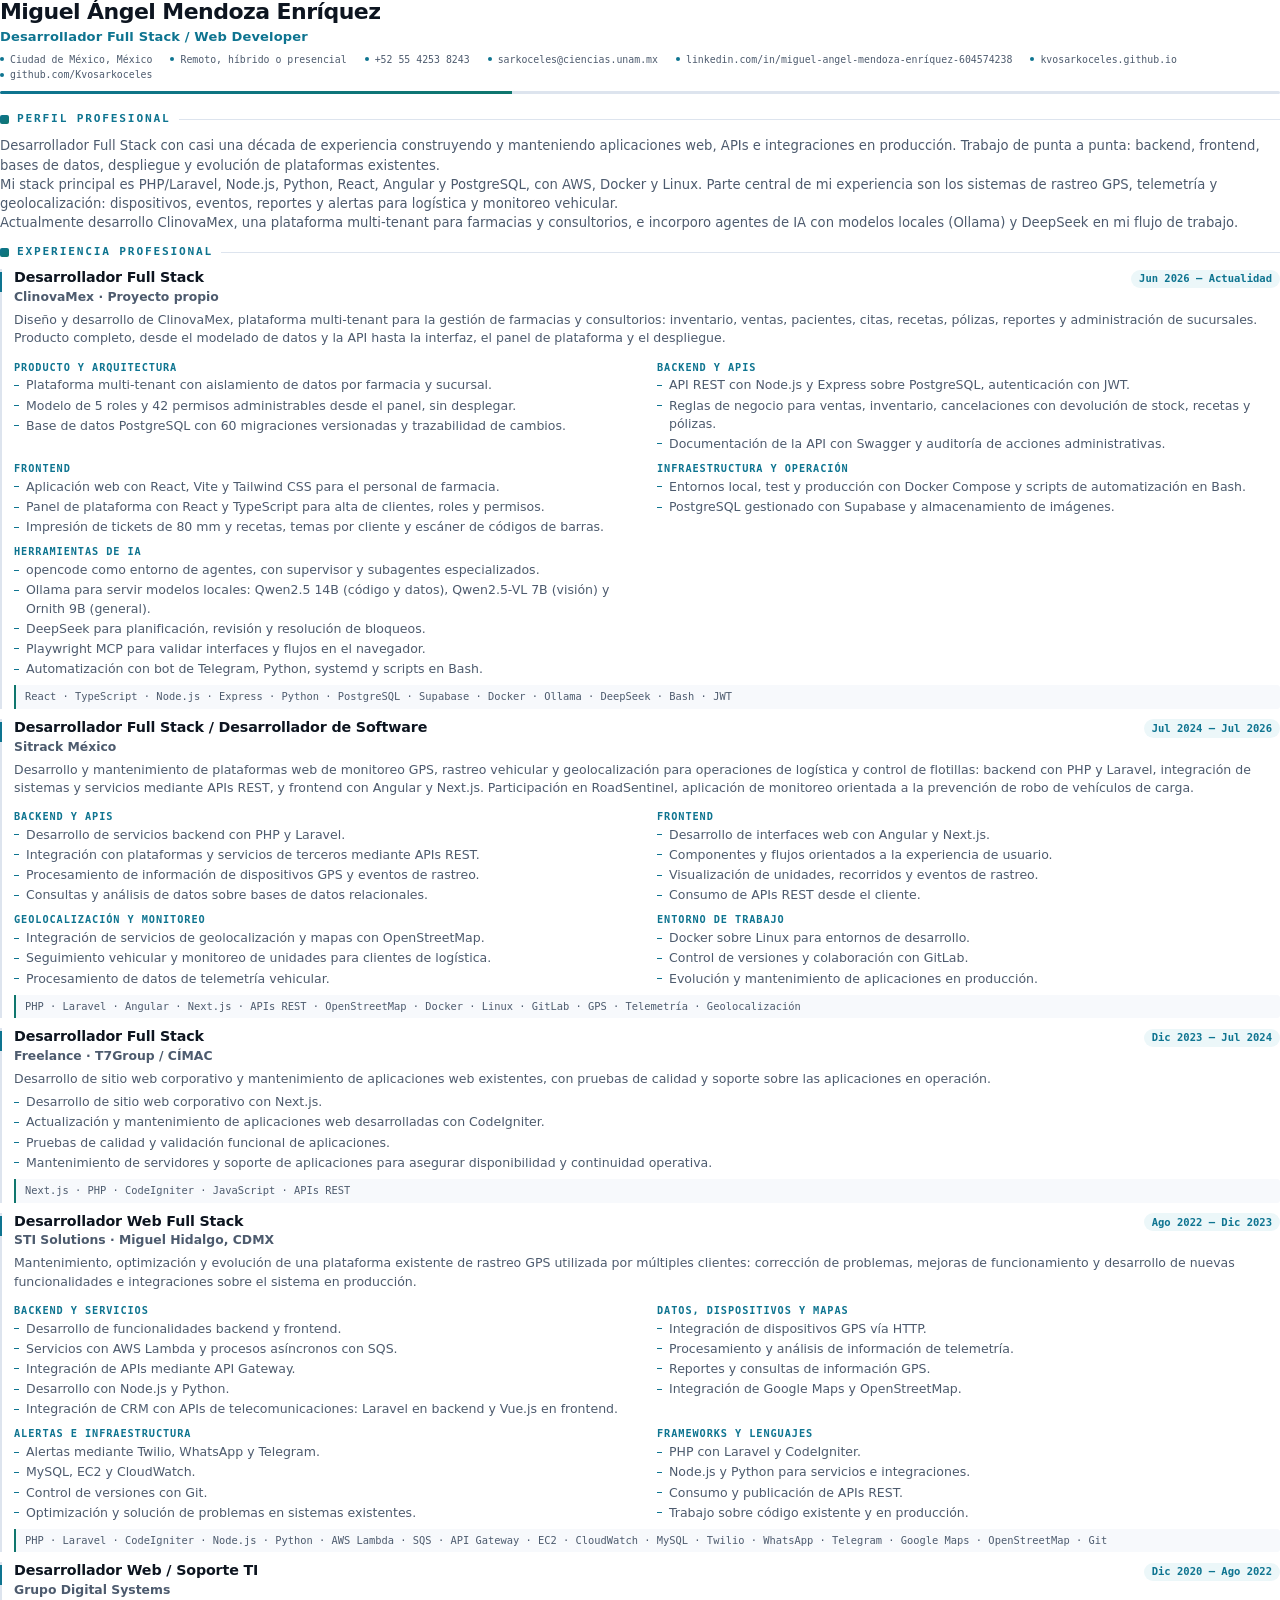
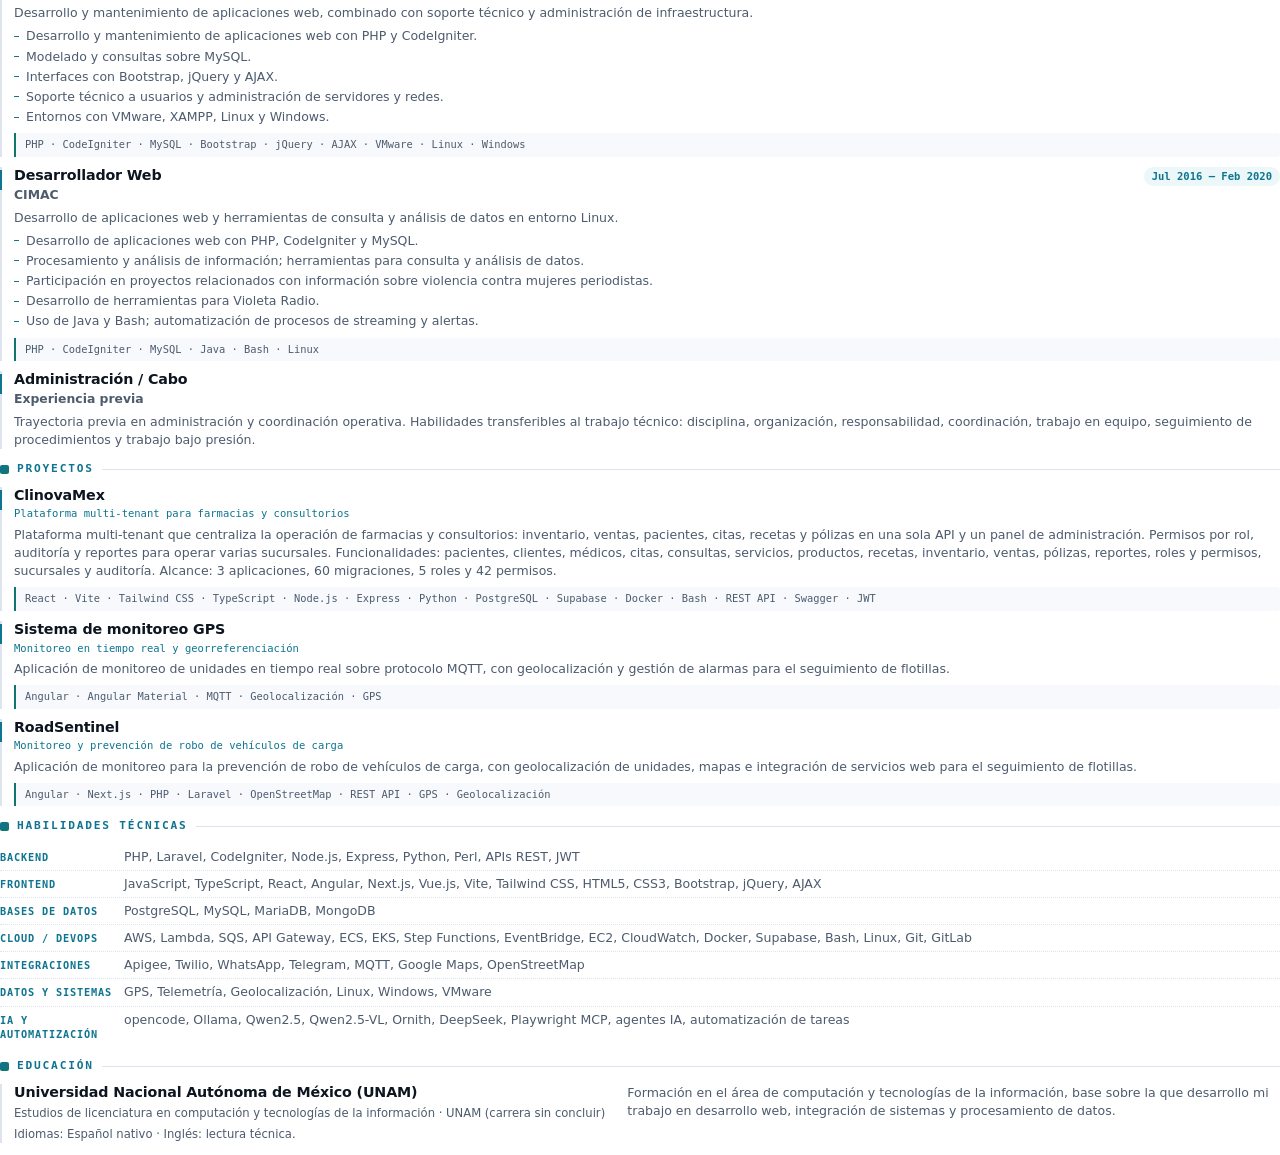
<file: cv/print.html>
<!DOCTYPE html>
<html lang="es-MX">
<head>
  <meta charset="UTF-8" />
  <title>Miguel Ángel Mendoza Enríquez — CV</title>
  <meta name="robots" content="noindex" />

  <!--
    Fuente del PDF del CV (documento de una sola columna, texto seleccionable
    y compatible con sistemas ATS).

    Versión extendida (4 páginas). El CV principal de 2 páginas se genera
    desde cv/print-2p.html.

    Generar ambos PDF:
      bash scripts/generate-assets.sh
    o directamente:
      google-chrome --headless --disable-gpu --no-pdf-header-footer \
        --print-to-pdf=cv/Miguel-Mendoza-CV-extendido.pdf cv/print.html

    Los datos de contacto (correo y LinkedIn) deben coincidir con
    los de index.html. Si los cambias aquí, regenera el PDF.
  -->

  <style>
    @page { size: A4; margin: 13mm 14mm 14mm; }

    :root {
      --tinta: #0d1520;
      --suave: #4d5b6e;
      --linea: #dde4ee;
      --acento: #0e7490;
      --acento-2: #0f766e;
      --acento-tenue: #ecf7f9;
      --panel: #f7f9fc;
      --mono: ui-monospace, "DejaVu Sans Mono", Menlo, Consolas, monospace;
      --sans: ui-sans-serif, system-ui, "DejaVu Sans", Arial, sans-serif;
    }

    * { box-sizing: border-box; margin: 0; padding: 0; }

    html { -webkit-print-color-adjust: exact; print-color-adjust: exact; }

    body {
      font-family: var(--sans);
      font-size: 9.4pt;
      line-height: 1.45;
      color: var(--tinta);
      background: #fff;
      padding: 0;
    }

    a { color: inherit; text-decoration: none; }

    /* ---------------------------------------------------------- Encabezado */

    header.cv-head {
      position: relative;
      display: block;
      padding-bottom: 11px;
      margin-bottom: 17px;
      break-inside: avoid;
    }

    header.cv-head::after {
      content: "";
      position: absolute;
      left: 0;
      right: 0;
      bottom: 0;
      height: 3px;
      border-radius: 2px;
      background: linear-gradient(
        90deg,
        var(--acento) 0%,
        var(--acento-2) 40%,
        var(--linea) 40%,
        var(--linea) 100%
      );
    }

    h1 {
      font-size: 16.5pt;
      font-weight: 800;
      letter-spacing: -0.025em;
      line-height: 1.08;
    }

    .rol {
      color: var(--acento);
      font-size: 9.8pt;
      font-weight: 700;
      letter-spacing: 0.01em;
      margin-top: 4px;
    }

    .contacto {
      display: flex;
      flex-wrap: wrap;
      gap: 0 18px;
      font-family: var(--mono);
      font-size: 7.4pt;
      line-height: 1.6;
      color: var(--suave);
      text-align: left;
      margin-top: 5px;
    }

    .contacto span { display: inline-flex; align-items: center; }

    .contacto span::before {
      content: "";
      display: inline-block;
      width: 4px;
      height: 4px;
      margin-right: 6px;
      margin-bottom: 1px;
      border-radius: 50%;
      background: var(--acento);
      vertical-align: middle;
    }

    /* ------------------------------------------------------------ Secciones */

    section { margin-bottom: 12px; }

    h2 {
      display: flex;
      align-items: center;
      gap: 8px;
      font-family: var(--mono);
      font-size: 8.4pt;
      font-weight: 700;
      letter-spacing: 0.16em;
      text-transform: uppercase;
      color: var(--acento);
      margin-bottom: 9px;
    }

    h2::before {
      content: "";
      flex: none;
      width: 9px;
      height: 9px;
      border-radius: 2px;
      background: linear-gradient(135deg, var(--acento), var(--acento-2));
    }

    h2::after {
      content: "";
      flex: 1;
      height: 1px;
      background: var(--linea);
    }

    h3 { font-size: 10.7pt; line-height: 1.25; letter-spacing: -0.01em; }

    h4 {
      font-family: var(--mono);
      font-size: 7.7pt;
      letter-spacing: 0.09em;
      text-transform: uppercase;
      color: var(--acento);
      margin: 5px 0 2px;
    }

    p { color: var(--suave); }

    .perfil > p { font-size: 9.9pt; }

    strong { color: var(--tinta); }

    ul { list-style: none; }

    li {
      position: relative;
      padding-left: 12px;
      color: var(--suave);
      margin-top: 2px;
    }

    li::before {
      content: "";
      position: absolute;
      left: 0;
      top: 0.68em;
      width: 5px;
      height: 1px;
      background: var(--acento);
    }

    /* ----------------------------------------------- Experiencia / Proyectos */

    .puesto,
    .proyecto {
      position: relative;
      break-inside: avoid;
      margin-bottom: 10px;
      padding-left: 12px;
      border-left: 2px solid var(--linea);
    }

    .puesto:last-child,
    .proyecto:last-child { margin-bottom: 0; }

    .puesto::before,
    .proyecto::before {
      content: "";
      position: absolute;
      left: -2px;
      top: 3px;
      width: 2px;
      height: 20px;
      background: var(--acento);
    }

    .puesto-head {
      display: flex;
      justify-content: space-between;
      align-items: baseline;
      gap: 12px;
    }

    .puesto-head .fechas {
      font-family: var(--mono);
      font-size: 7.9pt;
      font-weight: 600;
      color: var(--acento);
      background: var(--acento-tenue);
      border-radius: 999px;
      padding: 1.5px 8px;
      white-space: nowrap;
    }

    .empresa {
      color: var(--suave);
      font-size: 9.3pt;
      font-weight: 600;
      margin: 1px 0 5px;
    }

    .puesto p.resumen { margin-bottom: 5px; }

    .grupos {
      display: grid;
      grid-template-columns: 1fr 1fr;
      gap: 3px 20px;
      margin-top: 7px;
    }

    .grupos > div { break-inside: avoid; }

    .stack {
      font-family: var(--mono);
      font-size: 7.8pt;
      line-height: 1.5;
      color: var(--suave);
      break-inside: avoid;
      margin-top: 7px;
      padding: 4px 9px;
      background: var(--panel);
      border-left: 2px solid var(--acento-2);
      border-radius: 0 3px 3px 0;
    }

    .proyecto .tipo {
      font-family: var(--mono);
      font-size: 7.9pt;
      color: var(--acento);
      margin: 2px 0 4px;
    }

    .proyecto .enlace {
      font-family: var(--mono);
      font-size: 7.8pt;
      color: var(--suave);
      margin-top: 4px;
    }

    .proyecto .enlace span {
      color: var(--acento);
      font-weight: 600;
    }

    /* ----------------------------------------------------------- Habilidades */

    .habilidades { display: grid; }

    .habilidades > div {
      display: grid;
      grid-template-columns: 112px 1fr;
      gap: 12px;
      align-items: baseline;
      break-inside: avoid;
      padding: 4px 0;
      border-bottom: 1px dotted var(--linea);
    }

    .habilidades > div:last-child { border-bottom: 0; }

    .habilidades dt {
      font-family: var(--mono);
      font-size: 7.7pt;
      font-weight: 700;
      letter-spacing: 0.08em;
      text-transform: uppercase;
      color: var(--acento);
    }

    .habilidades dd { color: var(--suave); }

    .dos-columnas {
      display: grid;
      grid-template-columns: 1fr 1.1fr;
      gap: 20px;
      padding-left: 12px;
      border-left: 2px solid var(--linea);
      break-inside: avoid;
    }

    .nota { font-size: 8.7pt; color: var(--suave); margin-top: 4px; }

    /* ------------------------------------------------------------ Impresión */

    p, li { orphans: 3; widows: 3; }

    h1, h2, h3, h4 { break-after: avoid; }
  </style>

  <!-- Google Analytics 4 (gtag.js) — ID de medición: G-V68LV0H88W -->
  <script async src="https://www.googletagmanager.com/gtag/js?id=G-V68LV0H88W"></script>
  <script>
    window.dataLayer = window.dataLayer || [];
    function gtag() { dataLayer.push(arguments); }
    gtag('js', new Date());
    gtag('config', 'G-V68LV0H88W');
  </script>
  <!-- End Google Analytics 4 -->

  <!-- Google Tag Manager -->
  <script>(function(w,d,s,l,i){w[l]=w[l]||[];w[l].push({'gtm.start':
  new Date().getTime(),event:'gtm.js'});var f=d.getElementsByTagName(s)[0],
  j=d.createElement(s),dl=l!='dataLayer'?'&l='+l:'';j.async=true;j.src=
  'https://www.googletagmanager.com/gtm.js?id='+i+dl;f.parentNode.insertBefore(j,f);
  })(window,document,'script','dataLayer','GTM-5635GH7Z');</script>
  <!-- End Google Tag Manager -->
</head>
<body>
  <!-- Google Tag Manager (noscript) -->
  <noscript><iframe src="https://www.googletagmanager.com/ns.html?id=GTM-5635GH7Z"
  height="0" width="0" style="display:none;visibility:hidden"></iframe></noscript>
  <!-- End Google Tag Manager (noscript) -->

  <header class="cv-head">
    <div class="cv-id">
      <h1>Miguel Ángel Mendoza Enríquez</h1>
      <p class="rol">Desarrollador Full Stack / Web Developer</p>
    </div>
    <p class="contacto">
      <span>Ciudad de México, México</span>
      <span>Remoto, híbrido o presencial</span>
      <span>+52 55 4253 8243</span>
      <span>sarkoceles@ciencias.unam.mx</span>
      <span>linkedin.com/in/miguel-angel-mendoza-enríquez-604574238</span>
      <span>kvosarkoceles.github.io</span>
      <span>github.com/Kvosarkoceles</span>
    </p>
  </header>

  <section class="perfil">
    <h2>Perfil profesional</h2>
    <p>
      Desarrollador Full Stack con casi una década de experiencia construyendo y manteniendo
      aplicaciones web, APIs e integraciones en producción. Trabajo de punta a punta: backend,
      frontend, bases de datos, despliegue y evolución de plataformas existentes.
    </p>
    <p>
      Mi stack principal es PHP/Laravel, Node.js, Python, React, Angular y PostgreSQL, con AWS,
      Docker y Linux. Parte central de mi experiencia son los sistemas de rastreo GPS, telemetría y
      geolocalización: dispositivos, eventos, reportes y alertas para logística y monitoreo
      vehicular.
    </p>
    <p>
      Actualmente desarrollo ClinovaMex, una plataforma multi-tenant para farmacias y consultorios,
      e incorporo agentes de IA con modelos locales (Ollama) y DeepSeek en mi flujo de trabajo.
    </p>
  </section>

  <section>
    <h2>Experiencia profesional</h2>



    <article class="puesto" style="break-inside: auto">
      <div class="puesto-head">
        <div>
          <h3>Desarrollador Full Stack</h3>
          <p class="empresa">ClinovaMex · Proyecto propio</p>
        </div>
        <p class="fechas">Jun 2026 — Actualidad</p>
      </div>
      <p class="resumen">
        Diseño y desarrollo de ClinovaMex, plataforma multi-tenant para la gestión de farmacias y
        consultorios: inventario, ventas, pacientes, citas, recetas, pólizas, reportes y
        administración de sucursales. Producto completo, desde el modelado de datos y la API hasta
        la interfaz, el panel de plataforma y el despliegue.
      </p>
      <div class="grupos">
        <div>
          <h4>Producto y arquitectura</h4>
          <ul>
            <li>Plataforma multi-tenant con aislamiento de datos por farmacia y sucursal.</li>
            <li>Modelo de 5 roles y 42 permisos administrables desde el panel, sin desplegar.</li>
            <li>Base de datos PostgreSQL con 60 migraciones versionadas y trazabilidad de cambios.</li>
          </ul>
        </div>
        <div>
          <h4>Backend y APIs</h4>
          <ul>
            <li>API REST con Node.js y Express sobre PostgreSQL, autenticación con JWT.</li>
            <li>Reglas de negocio para ventas, inventario, cancelaciones con devolución de stock, recetas y pólizas.</li>
            <li>Documentación de la API con Swagger y auditoría de acciones administrativas.</li>
          </ul>
        </div>
        <div>
          <h4>Frontend</h4>
          <ul>
            <li>Aplicación web con React, Vite y Tailwind CSS para el personal de farmacia.</li>
            <li>Panel de plataforma con React y TypeScript para alta de clientes, roles y permisos.</li>
            <li>Impresión de tickets de 80 mm y recetas, temas por cliente y escáner de códigos de barras.</li>
          </ul>
        </div>
        <div>
          <h4>Infraestructura y operación</h4>
          <ul>
            <li>Entornos local, test y producción con Docker Compose y scripts de automatización en Bash.</li>
            <li>PostgreSQL gestionado con Supabase y almacenamiento de imágenes.</li>
          </ul>
        </div>
        <div>
          <h4>Herramientas de IA</h4>
          <ul>
            <li>opencode como entorno de agentes, con supervisor y subagentes especializados.</li>
            <li>Ollama para servir modelos locales: Qwen2.5 14B (código y datos), Qwen2.5-VL 7B (visión) y Ornith 9B (general).</li>
            <li>DeepSeek para planificación, revisión y resolución de bloqueos.</li>
            <li>Playwright MCP para validar interfaces y flujos en el navegador.</li>
            <li>Automatización con bot de Telegram, Python, systemd y scripts en Bash.</li>
          </ul>
        </div>
      </div>
      <p class="stack">
        React · TypeScript · Node.js · Express · Python · PostgreSQL · Supabase · Docker · Ollama · DeepSeek · Bash · JWT
      </p>
    </article>

    <article class="puesto">
      <div class="puesto-head">
        <div>
          <h3>Desarrollador Full Stack / Desarrollador de Software</h3>
          <p class="empresa">Sitrack México</p>
        </div>
        <p class="fechas">Jul 2024 — Jul 2026</p>
      </div>
      <p class="resumen">
        Desarrollo y mantenimiento de plataformas web de monitoreo GPS, rastreo vehicular y
        geolocalización para operaciones de logística y control de flotillas: backend con PHP y
        Laravel, integración de sistemas y servicios mediante APIs REST, y frontend con Angular y
        Next.js. Participación en RoadSentinel, aplicación de monitoreo orientada a la prevención
        de robo de vehículos de carga.
      </p>
      <div class="grupos">
        <div>
          <h4>Backend y APIs</h4>
          <ul>
            <li>Desarrollo de servicios backend con PHP y Laravel.</li>
            <li>Integración con plataformas y servicios de terceros mediante APIs REST.</li>
            <li>Procesamiento de información de dispositivos GPS y eventos de rastreo.</li>
            <li>Consultas y análisis de datos sobre bases de datos relacionales.</li>
          </ul>
        </div>
        <div>
          <h4>Frontend</h4>
          <ul>
            <li>Desarrollo de interfaces web con Angular y Next.js.</li>
            <li>Componentes y flujos orientados a la experiencia de usuario.</li>
            <li>Visualización de unidades, recorridos y eventos de rastreo.</li>
            <li>Consumo de APIs REST desde el cliente.</li>
          </ul>
        </div>
        <div>
          <h4>Geolocalización y monitoreo</h4>
          <ul>
            <li>Integración de servicios de geolocalización y mapas con OpenStreetMap.</li>
            <li>Seguimiento vehicular y monitoreo de unidades para clientes de logística.</li>
            <li>Procesamiento de datos de telemetría vehicular.</li>
          </ul>
        </div>
        <div>
          <h4>Entorno de trabajo</h4>
          <ul>
            <li>Docker sobre Linux para entornos de desarrollo.</li>
            <li>Control de versiones y colaboración con GitLab.</li>
            <li>Evolución y mantenimiento de aplicaciones en producción.</li>
          </ul>
        </div>
      </div>
      <p class="stack">
        PHP · Laravel · Angular · Next.js · APIs REST · OpenStreetMap · Docker · Linux · GitLab ·
        GPS · Telemetría · Geolocalización
      </p>
    </article>



    <article class="puesto">
      <div class="puesto-head">
        <div>
          <h3>Desarrollador Full Stack</h3>
          <p class="empresa">Freelance · T7Group / CÍMAC</p>
        </div>
        <p class="fechas">Dic 2023 — Jul 2024</p>
      </div>
      <p class="resumen">
        Desarrollo de sitio web corporativo y mantenimiento de aplicaciones web existentes, con
        pruebas de calidad y soporte sobre las aplicaciones en operación.
      </p>
      <ul>
        <li>Desarrollo de sitio web corporativo con Next.js.</li>
        <li>Actualización y mantenimiento de aplicaciones web desarrolladas con CodeIgniter.</li>
        <li>Pruebas de calidad y validación funcional de aplicaciones.</li>
        <li>Mantenimiento de servidores y soporte de aplicaciones para asegurar disponibilidad y continuidad operativa.</li>
      </ul>
      <p class="stack">Next.js · PHP · CodeIgniter · JavaScript · APIs REST</p>
    </article>

    <article class="puesto">
      <div class="puesto-head">
        <div>
          <h3>Desarrollador Web Full Stack</h3>
          <p class="empresa">STI Solutions · Miguel Hidalgo, CDMX</p>
        </div>
        <p class="fechas">Ago 2022 — Dic 2023</p>
      </div>
      <p class="resumen">
        Mantenimiento, optimización y evolución de una plataforma existente de rastreo GPS
        utilizada por múltiples clientes: corrección de problemas, mejoras de funcionamiento y
        desarrollo de nuevas funcionalidades e integraciones sobre el sistema en producción.
      </p>
      <div class="grupos">
        <div>
          <h4>Backend y servicios</h4>
          <ul>
            <li>Desarrollo de funcionalidades backend y frontend.</li>
            <li>Servicios con AWS Lambda y procesos asíncronos con SQS.</li>
            <li>Integración de APIs mediante API Gateway.</li>
            <li>Desarrollo con Node.js y Python.</li>
            <li>Integración de CRM con APIs de telecomunicaciones: Laravel en backend y Vue.js en frontend.</li>
          </ul>
        </div>
        <div>
          <h4>Datos, dispositivos y mapas</h4>
          <ul>
            <li>Integración de dispositivos GPS vía HTTP.</li>
            <li>Procesamiento y análisis de información de telemetría.</li>
            <li>Reportes y consultas de información GPS.</li>
            <li>Integración de Google Maps y OpenStreetMap.</li>
          </ul>
        </div>
        <div>
          <h4>Alertas e infraestructura</h4>
          <ul>
            <li>Alertas mediante Twilio, WhatsApp y Telegram.</li>
            <li>MySQL, EC2 y CloudWatch.</li>
            <li>Control de versiones con Git.</li>
            <li>Optimización y solución de problemas en sistemas existentes.</li>
          </ul>
        </div>
        <div>
          <h4>Frameworks y lenguajes</h4>
          <ul>
            <li>PHP con Laravel y CodeIgniter.</li>
            <li>Node.js y Python para servicios e integraciones.</li>
            <li>Consumo y publicación de APIs REST.</li>
            <li>Trabajo sobre código existente y en producción.</li>
          </ul>
        </div>
      </div>
      <p class="stack">
        PHP · Laravel · CodeIgniter · Node.js · Python · AWS Lambda · SQS · API Gateway · EC2 ·
        CloudWatch · MySQL · Twilio · WhatsApp · Telegram · Google Maps · OpenStreetMap · Git
      </p>
    </article>

    <article class="puesto">
      <div class="puesto-head">
        <div>
          <h3>Desarrollador Web / Soporte TI</h3>
          <p class="empresa">Grupo Digital Systems</p>
        </div>
        <p class="fechas">Dic 2020 — Ago 2022</p>
      </div>
      <p class="resumen">
        Desarrollo y mantenimiento de aplicaciones web, combinado con soporte técnico y
        administración de infraestructura.
      </p>
      <ul>
        <li>Desarrollo y mantenimiento de aplicaciones web con PHP y CodeIgniter.</li>
        <li>Modelado y consultas sobre MySQL.</li>
        <li>Interfaces con Bootstrap, jQuery y AJAX.</li>
        <li>Soporte técnico a usuarios y administración de servidores y redes.</li>
        <li>Entornos con VMware, XAMPP, Linux y Windows.</li>
      </ul>
      <p class="stack">PHP · CodeIgniter · MySQL · Bootstrap · jQuery · AJAX · VMware · Linux · Windows</p>
    </article>

    <article class="puesto">
      <div class="puesto-head">
        <div>
          <h3>Desarrollador Web</h3>
          <p class="empresa">CIMAC</p>
        </div>
        <p class="fechas">Jul 2016 — Feb 2020</p>
      </div>
      <p class="resumen">
        Desarrollo de aplicaciones web y herramientas de consulta y análisis de datos en entorno
        Linux.
      </p>
      <ul>
        <li>Desarrollo de aplicaciones web con PHP, CodeIgniter y MySQL.</li>
        <li>Procesamiento y análisis de información; herramientas para consulta y análisis de datos.</li>
        <li>Participación en proyectos relacionados con información sobre violencia contra mujeres periodistas.</li>
        <li>Desarrollo de herramientas para Violeta Radio.</li>
        <li>Uso de Java y Bash; automatización de procesos de streaming y alertas.</li>
      </ul>
      <p class="stack">PHP · CodeIgniter · MySQL · Java · Bash · Linux</p>
    </article>

    <article class="puesto">
      <div class="puesto-head">
        <div>
          <h3>Administración / Cabo</h3>
          <p class="empresa">Experiencia previa</p>
        </div>
      </div>
      <p class="resumen">
        Trayectoria previa en administración y coordinación operativa. Habilidades transferibles al
        trabajo técnico: disciplina, organización, responsabilidad, coordinación, trabajo en equipo,
        seguimiento de procedimientos y trabajo bajo presión.
      </p>
    </article>
  </section>

  <section>
    <h2>Proyectos</h2>

    <article class="proyecto">
      <h3>ClinovaMex</h3>
      <p class="tipo">Plataforma multi-tenant para farmacias y consultorios</p>
      <p>
        Plataforma multi-tenant que centraliza la operación de farmacias y consultorios: inventario,
        ventas, pacientes, citas, recetas y pólizas en una sola API y un panel de administración.
        Permisos por rol, auditoría y reportes para operar varias sucursales. Funcionalidades:
        pacientes, clientes, médicos, citas, consultas, servicios, productos, recetas, inventario,
        ventas, pólizas, reportes, roles y permisos, sucursales y auditoría. Alcance: 3 aplicaciones,
        60 migraciones, 5 roles y 42 permisos.
      </p>
      <p class="stack">React · Vite · Tailwind CSS · TypeScript · Node.js · Express · Python · PostgreSQL · Supabase · Docker · Bash · REST API · Swagger · JWT</p>
    </article>

    <article class="proyecto">
      <h3>Sistema de monitoreo GPS</h3>
      <p class="tipo">Monitoreo en tiempo real y georreferenciación</p>
      <p>
        Aplicación de monitoreo de unidades en tiempo real sobre protocolo MQTT, con
        geolocalización y gestión de alarmas para el seguimiento de flotillas.
      </p>
      <p class="stack">Angular · Angular Material · MQTT · Geolocalización · GPS</p>
    </article>

    <article class="proyecto">
      <h3>RoadSentinel</h3>
      <p class="tipo">Monitoreo y prevención de robo de vehículos de carga</p>
      <p>
        Aplicación de monitoreo para la prevención de robo de vehículos de carga, con
        geolocalización de unidades, mapas e integración de servicios web para el seguimiento de
        flotillas.
      </p>
      <p class="stack">Angular · Next.js · PHP · Laravel · OpenStreetMap · REST API · GPS · Geolocalización</p>
    </article>
  </section>

  <section>
    <h2>Habilidades técnicas</h2>
    <div class="habilidades">
      <div>
        <dt>Backend</dt>
        <dd>PHP, Laravel, CodeIgniter, Node.js, Express, Python, Perl, APIs REST, JWT</dd>
      </div>
      <div>
        <dt>Frontend</dt>
        <dd>JavaScript, TypeScript, React, Angular, Next.js, Vue.js, Vite, Tailwind CSS, HTML5, CSS3, Bootstrap, jQuery, AJAX</dd>
      </div>
      <div>
        <dt>Bases de datos</dt>
        <dd>PostgreSQL, MySQL, MariaDB, MongoDB</dd>
      </div>
      <div>
        <dt>Cloud / DevOps</dt>
        <dd>AWS, Lambda, SQS, API Gateway, ECS, EKS, Step Functions, EventBridge, EC2, CloudWatch, Docker, Supabase, Bash, Linux, Git, GitLab</dd>
      </div>
      <div>
        <dt>Integraciones</dt>
        <dd>Apigee, Twilio, WhatsApp, Telegram, MQTT, Google Maps, OpenStreetMap</dd>
      </div>
      <div>
        <dt>Datos y sistemas</dt>
        <dd>GPS, Telemetría, Geolocalización, Linux, Windows, VMware</dd>
      </div>
      <div>
        <dt>IA y automatización</dt>
        <dd>opencode, Ollama, Qwen2.5, Qwen2.5-VL, Ornith, DeepSeek, Playwright MCP, agentes IA, automatización de tareas</dd>
      </div>
    </div>
  </section>

  <section>
    <h2>Educación</h2>
    <div class="dos-columnas">
      <div>
        <h3>Universidad Nacional Autónoma de México (UNAM)</h3>
        <p class="nota">Estudios de licenciatura en computación y tecnologías de la información · UNAM (carrera sin concluir)</p>
        <p class="nota">Idiomas: Español nativo · Inglés: lectura técnica.</p>
      </div>
      <div>
        <p>
          Formación en el área de computación y tecnologías de la información, base sobre la que
          desarrollo mi trabajo en desarrollo web, integración de sistemas y procesamiento de datos.
        </p>
      </div>
    </div>
  </section>

  <!-- Eventos de analítica (dataLayer + Supabase). Rutas absolutas: esta plantilla vive en /cv/. -->
  <script src="/assets/js/config.js" defer></script>
  <script src="/assets/js/analytics.js" defer></script>
</body>
</html>
</file>
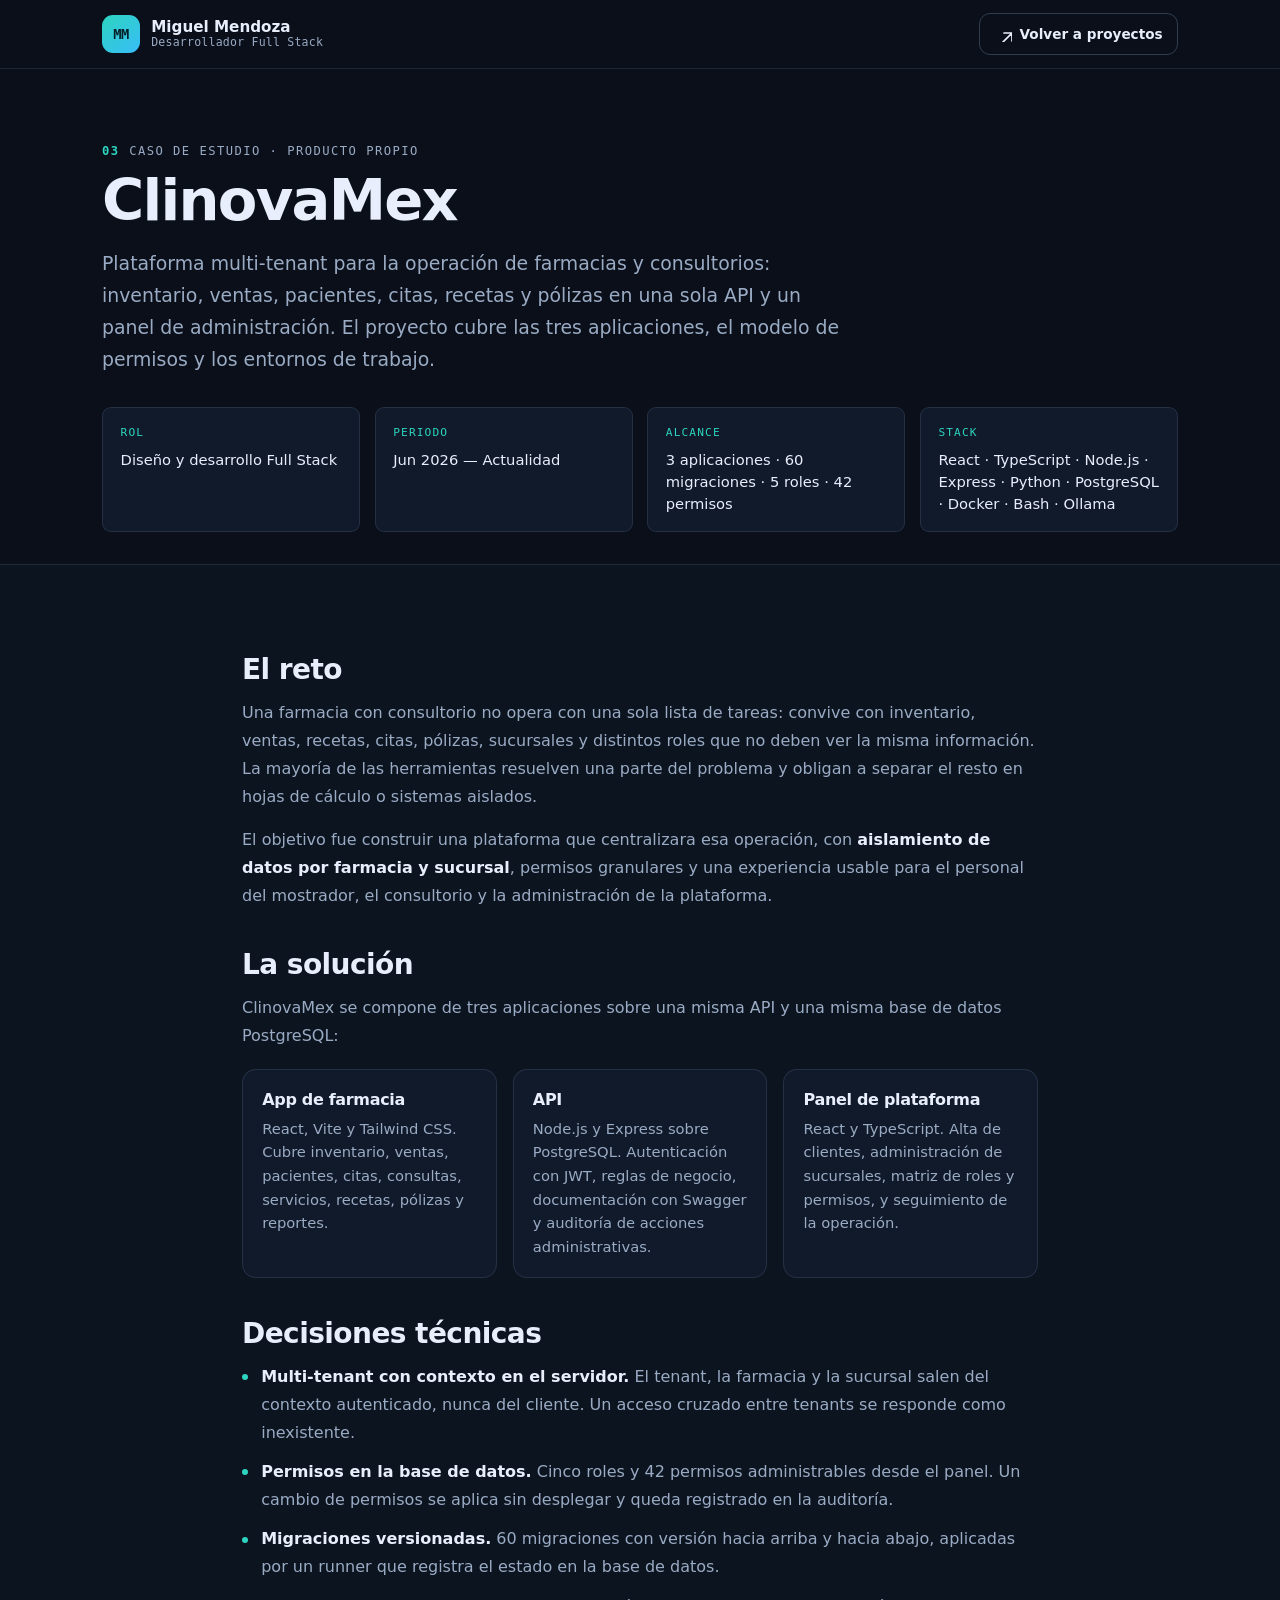
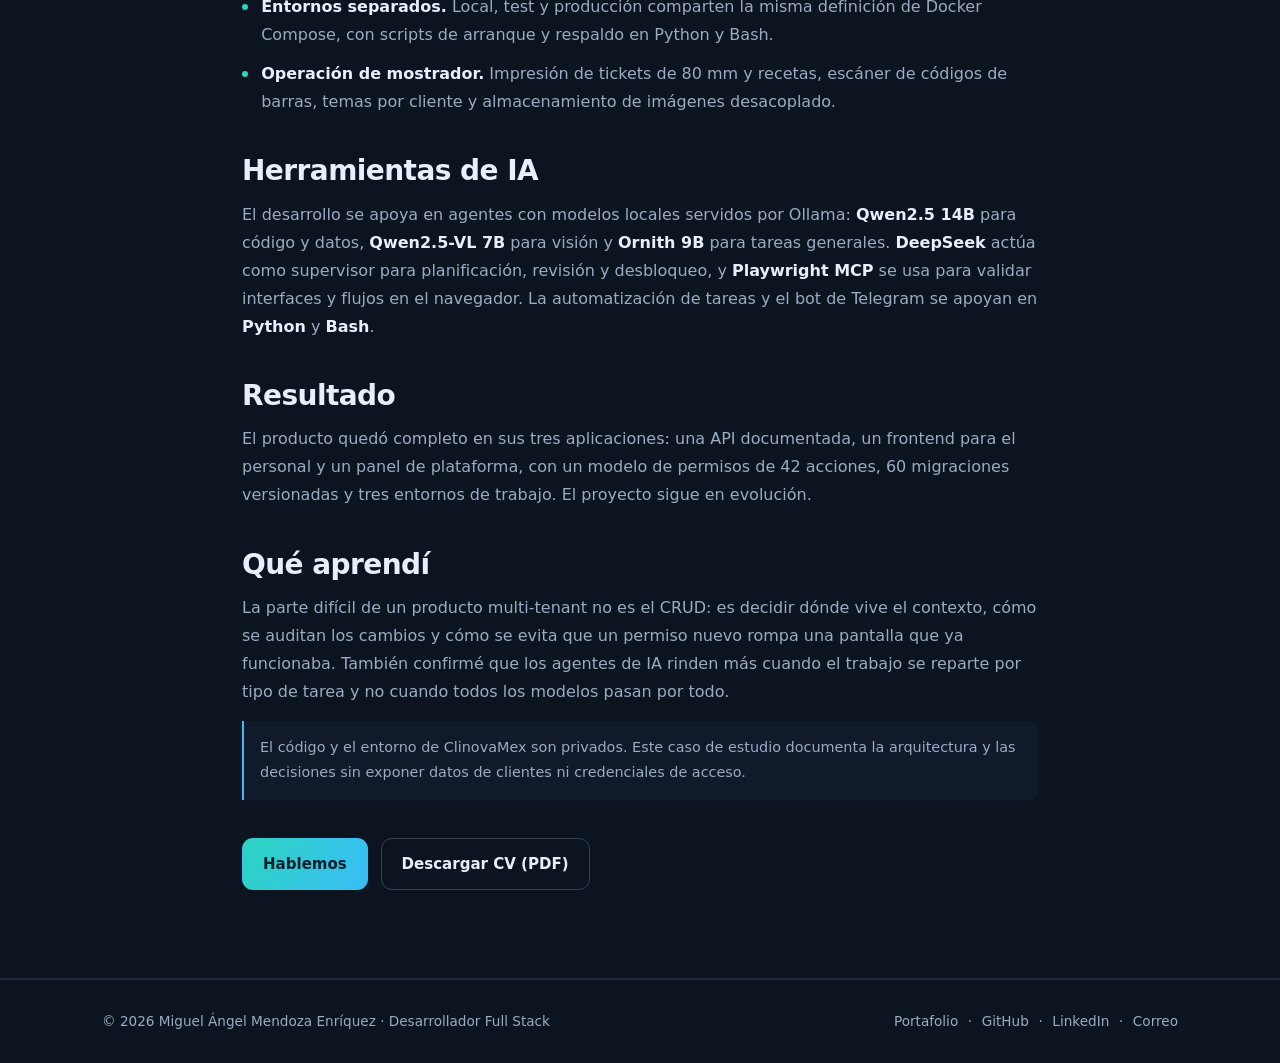
<file: proyectos/clinovamex.html>
<!DOCTYPE html>
<html lang="es-MX" data-theme="dark">
<head>
  <meta charset="UTF-8" />
  <meta name="viewport" content="width=device-width, initial-scale=1" />

  <title>ClinovaMex — Caso de estudio | Miguel Ángel Mendoza Enríquez</title>
  <meta name="description" content="Caso de estudio de ClinovaMex: plataforma multi-tenant para la operación de farmacias y consultorios. Arquitectura, decisiones técnicas, permisos por rol y herramientas de IA." />
  <meta name="author" content="Miguel Ángel Mendoza Enríquez" />
  <meta name="robots" content="index, follow, max-image-preview:large" />
  <link rel="canonical" href="https://kvosarkoceles.github.io/proyectos/clinovamex.html" />

  <meta property="og:type" content="article" />
  <meta property="og:locale" content="es_MX" />
  <meta property="og:title" content="ClinovaMex — Caso de estudio" />
  <meta property="og:description" content="Plataforma multi-tenant para farmacias y consultorios: arquitectura, permisos por rol, 60 migraciones y herramientas de IA." />
  <meta property="og:url" content="https://kvosarkoceles.github.io/proyectos/clinovamex.html" />
  <meta property="og:image" content="https://kvosarkoceles.github.io/assets/img/og-image.png" />

  <link rel="icon" href="../assets/img/favicon.svg" type="image/svg+xml" />
  <link rel="stylesheet" href="../assets/css/styles.css?v=20261018" />

  <style>
    .case-top {
      border-bottom: 1px solid var(--border);
      background: color-mix(in srgb, var(--bg) 82%, transparent);
    }
    .case-top-inner {
      display: flex;
      align-items: center;
      justify-content: space-between;
      gap: 1rem;
      min-height: var(--header-h);
    }
    .case-hero {
      padding: clamp(2.5rem, 6vw, 4.5rem) 0 2rem;
    }
    .case-hero h1 {
      font-size: clamp(2.2rem, 5vw, 3.6rem);
      line-height: 1.05;
      letter-spacing: -0.03em;
      margin: 0.6rem 0 1rem;
    }
    .case-hero .case-lead {
      max-width: 62ch;
      color: var(--muted);
      font-size: clamp(1.02rem, 1.6vw, 1.18rem);
      line-height: 1.7;
    }
    .case-meta {
      display: grid;
      grid-template-columns: repeat(auto-fit, minmax(210px, 1fr));
      gap: 0.9rem;
      margin-top: 2rem;
    }
    .case-meta > div {
      background: var(--surface);
      border: 1px solid var(--border);
      border-radius: var(--radius-sm);
      padding: 1rem 1.1rem;
    }
    .case-meta dt {
      font-family: var(--font-mono);
      font-size: 0.7rem;
      letter-spacing: 0.1em;
      text-transform: uppercase;
      color: var(--accent);
      margin-bottom: 0.35rem;
    }
    .case-meta dd {
      color: var(--text);
      font-size: 0.92rem;
      line-height: 1.5;
    }
    .case-body {
      max-width: 860px;
    }
    .case-body h2 {
      font-size: clamp(1.35rem, 2.4vw, 1.75rem);
      letter-spacing: -0.02em;
      margin: 2.4rem 0 0.8rem;
    }
    .case-body h2:first-child { margin-top: 0; }
    .case-body p,
    .case-body li {
      color: var(--muted);
      line-height: 1.75;
    }
    .case-body p + p { margin-top: 0.9rem; }
    .case-body strong { color: var(--text); }
    .case-list {
      display: grid;
      gap: 0.7rem;
      margin: 0.5rem 0 0;
      padding: 0;
      list-style: none;
    }
    .case-list li {
      position: relative;
      padding-left: 1.2rem;
    }
    .case-list li::before {
      content: "";
      position: absolute;
      left: 0;
      top: 0.7em;
      width: 6px;
      height: 6px;
      border-radius: 50%;
      background: var(--accent);
    }
    .case-grid {
      display: grid;
      grid-template-columns: repeat(auto-fit, minmax(220px, 1fr));
      gap: 1rem;
      margin-top: 1.2rem;
    }
    .case-card {
      background: var(--surface);
      border: 1px solid var(--border);
      border-radius: var(--radius);
      padding: 1.2rem;
    }
    .case-card h3 {
      font-size: 1rem;
      margin-bottom: 0.5rem;
      color: var(--text);
    }
    .case-card p {
      font-size: 0.92rem;
      line-height: 1.6;
    }
    .case-cta {
      display: flex;
      flex-wrap: wrap;
      gap: 0.8rem;
      margin-top: 2.4rem;
    }
    .case-note {
      margin-top: 1.2rem;
      padding: 0.9rem 1rem;
      border-left: 2px solid var(--accent-2);
      background: var(--surface);
      border-radius: 0 var(--radius-sm) var(--radius-sm) 0;
      font-size: 0.9rem;
      color: var(--muted);
    }
    @media (max-width: 560px) {
      .case-top-inner { min-height: auto; padding: 0.9rem 0; }
      .case-top-inner .btn span { display: none; }
    }
  </style>
</head>
<body>

  <header class="case-top">
    <div class="wrap case-top-inner">
      <a class="brand" href="../index.html" aria-label="Volver al portafolio de Miguel Ángel Mendoza Enríquez">
        <span class="brand-mark" aria-hidden="true">MM</span>
        <span class="brand-text">
          <strong>Miguel Mendoza</strong>
          <small>Desarrollador Full Stack</small>
        </span>
      </a>
      <a class="btn btn-ghost btn-sm" href="../index.html#proyectos">
        <svg class="ic" aria-hidden="true" focusable="false"><use href="../assets/icons/sprite.svg#i-arrow"></use></svg>
        <span>Volver a proyectos</span>
      </a>
    </div>
  </header>

  <main>
    <section class="case-hero">
      <div class="wrap">
        <p class="section-kicker"><span aria-hidden="true">03</span> Caso de estudio · Producto propio</p>
        <h1>ClinovaMex</h1>
        <p class="case-lead">
          Plataforma multi-tenant para la operación de farmacias y consultorios: inventario,
          ventas, pacientes, citas, recetas y pólizas en una sola API y un panel de administración.
          El proyecto cubre las tres aplicaciones, el modelo de permisos y los entornos de trabajo.
        </p>

        <dl class="case-meta">
          <div>
            <dt>Rol</dt>
            <dd>Diseño y desarrollo Full Stack</dd>
          </div>
          <div>
            <dt>Periodo</dt>
            <dd>Jun 2026 — Actualidad</dd>
          </div>
          <div>
            <dt>Alcance</dt>
            <dd>3 aplicaciones · 60 migraciones · 5 roles · 42 permisos</dd>
          </div>
          <div>
            <dt>Stack</dt>
            <dd>React · TypeScript · Node.js · Express · Python · PostgreSQL · Docker · Bash · Ollama</dd>
          </div>
        </dl>
      </div>
    </section>

    <section class="section section-alt">
      <div class="wrap case-body">

        <h2>El reto</h2>
        <p>
          Una farmacia con consultorio no opera con una sola lista de tareas: convive con
          inventario, ventas, recetas, citas, pólizas, sucursales y distintos roles que no deben ver
          la misma información. La mayoría de las herramientas resuelven una parte del problema y
          obligan a separar el resto en hojas de cálculo o sistemas aislados.
        </p>
        <p>
          El objetivo fue construir una plataforma que centralizara esa operación, con
          <strong>aislamiento de datos por farmacia y sucursal</strong>, permisos granulares y una
          experiencia usable para el personal del mostrador, el consultorio y la administración de
          la plataforma.
        </p>

        <h2>La solución</h2>
        <p>
          ClinovaMex se compone de tres aplicaciones sobre una misma API y una misma base de datos
          PostgreSQL:
        </p>
        <div class="case-grid">
          <article class="case-card">
            <h3>App de farmacia</h3>
            <p>
              React, Vite y Tailwind CSS. Cubre inventario, ventas, pacientes, citas, consultas,
              servicios, recetas, pólizas y reportes.
            </p>
          </article>
          <article class="case-card">
            <h3>API</h3>
            <p>
              Node.js y Express sobre PostgreSQL. Autenticación con JWT, reglas de negocio,
              documentación con Swagger y auditoría de acciones administrativas.
            </p>
          </article>
          <article class="case-card">
            <h3>Panel de plataforma</h3>
            <p>
              React y TypeScript. Alta de clientes, administración de sucursales, matriz de roles
              y permisos, y seguimiento de la operación.
            </p>
          </article>
        </div>

        <h2>Decisiones técnicas</h2>
        <ul class="case-list">
          <li>
            <strong>Multi-tenant con contexto en el servidor.</strong> El tenant, la farmacia y la
            sucursal salen del contexto autenticado, nunca del cliente. Un acceso cruzado entre
            tenants se responde como inexistente.
          </li>
          <li>
            <strong>Permisos en la base de datos.</strong> Cinco roles y 42 permisos administrables
            desde el panel. Un cambio de permisos se aplica sin desplegar y queda registrado en la
            auditoría.
          </li>
          <li>
            <strong>Migraciones versionadas.</strong> 60 migraciones con versión hacia arriba y hacia
            abajo, aplicadas por un runner que registra el estado en la base de datos.
          </li>
          <li>
            <strong>Entornos separados.</strong> Local, test y producción comparten la misma
            definición de Docker Compose, con scripts de arranque y respaldo en Python y Bash.
          </li>
          <li>
            <strong>Operación de mostrador.</strong> Impresión de tickets de 80 mm y recetas,
            escáner de códigos de barras, temas por cliente y almacenamiento de imágenes
            desacoplado.
          </li>
        </ul>

        <h2>Herramientas de IA</h2>
        <p>
          El desarrollo se apoya en agentes con modelos locales servidos por Ollama:
          <strong>Qwen2.5 14B</strong> para código y datos, <strong>Qwen2.5-VL 7B</strong> para
          visión y <strong>Ornith 9B</strong> para tareas generales. <strong>DeepSeek</strong>
          actúa como supervisor para planificación, revisión y desbloqueo, y
          <strong>Playwright MCP</strong> se usa para validar interfaces y flujos en el navegador.
          La automatización de tareas y el bot de Telegram se apoyan en <strong>Python</strong> y
          <strong>Bash</strong>.
        </p>

        <h2>Resultado</h2>
        <p>
          El producto quedó completo en sus tres aplicaciones: una API documentada, un frontend para
          el personal y un panel de plataforma, con un modelo de permisos de 42 acciones, 60
          migraciones versionadas y tres entornos de trabajo. El proyecto sigue en evolución.
        </p>

        <h2>Qué aprendí</h2>
        <p>
          La parte difícil de un producto multi-tenant no es el CRUD: es decidir dónde vive el
          contexto, cómo se auditan los cambios y cómo se evita que un permiso nuevo rompa una
          pantalla que ya funcionaba. También confirmé que los agentes de IA rinden más cuando el
          trabajo se reparte por tipo de tarea y no cuando todos los modelos pasan por todo.
        </p>

        <p class="case-note">
          El código y el entorno de ClinovaMex son privados. Este caso de estudio documenta la
          arquitectura y las decisiones sin exponer datos de clientes ni credenciales de acceso.
        </p>

        <div class="case-cta">
          <a class="btn btn-primary" href="../index.html#contacto">Hablemos</a>
          <a class="btn btn-ghost" href="../cv/Miguel-Mendoza-CV.pdf" download>Descargar CV (PDF)</a>
        </div>
      </div>
    </section>
  </main>

  <footer class="site-footer">
    <div class="wrap footer-inner">
      <p>© <span id="year">2026</span> Miguel Ángel Mendoza Enríquez · Desarrollador Full Stack</p>
      <p class="footer-links">
        <a href="../index.html">Portafolio</a>
        <span aria-hidden="true">·</span>
        <a href="https://github.com/Kvosarkoceles" target="_blank" rel="noopener noreferrer">GitHub</a>
        <span aria-hidden="true">·</span>
        <a href="https://www.linkedin.com/in/miguel-angel-mendoza-enríquez-604574238" target="_blank" rel="noopener noreferrer">LinkedIn</a>
        <span aria-hidden="true">·</span>
        <a href="mailto:sarkoceles@ciencias.unam.mx">Correo</a>
      </p>
    </div>
  </footer>

</body>
</html>
</file>
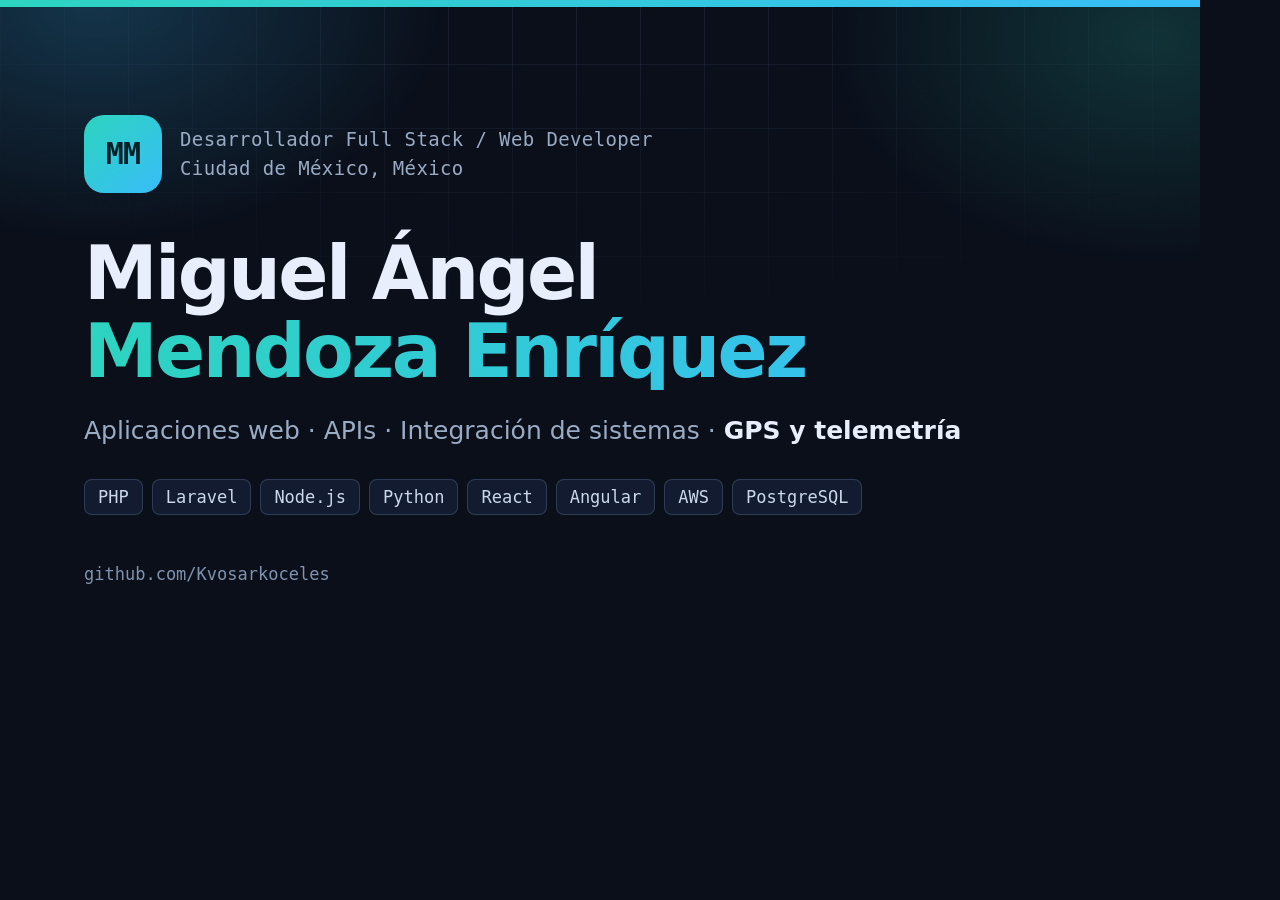
<file: scripts/og-source.html>
<!DOCTYPE html>
<html lang="es-MX">
<head>
  <meta charset="UTF-8" />
  <title>og-image</title>
  <meta name="robots" content="noindex" />
  <style>
    /* Plantilla para capturar assets/img/og-image.png (1200x630)
       Se renderiza con Chrome headless mediante scripts/generate-assets.sh */
    * { margin: 0; padding: 0; box-sizing: border-box; }

    html, body { width: 1200px; height: 630px; overflow: hidden; }

    body {
      position: relative;
      display: flex;
      flex-direction: column;
      justify-content: center;
      padding: 0 84px;
      background: #0a0f1a;
      color: #e8eefb;
      font-family: ui-sans-serif, system-ui, "DejaVu Sans", Arial, sans-serif;
      -webkit-font-smoothing: antialiased;
    }

    /* Retícula y resplandores, igual que el hero del sitio */
    .fondo {
      position: absolute;
      inset: 0;
      background:
        radial-gradient(42% 55% at 8% 0%, rgba(56, 189, 248, 0.22), transparent 70%),
        radial-gradient(38% 50% at 96% 6%, rgba(45, 212, 191, 0.18), transparent 72%);
    }

    .reticula {
      position: absolute;
      inset: 0;
      background-image:
        linear-gradient(to right, rgba(148, 180, 220, 0.11) 1px, transparent 1px),
        linear-gradient(to bottom, rgba(148, 180, 220, 0.11) 1px, transparent 1px);
      background-size: 64px 64px;
      -webkit-mask-image: radial-gradient(80% 70% at 50% 0%, #000 0%, transparent 80%);
      mask-image: radial-gradient(80% 70% at 50% 0%, #000 0%, transparent 80%);
    }

    .barra {
      position: absolute;
      inset: 0 0 auto;
      height: 7px;
      background: linear-gradient(90deg, #2dd4bf, #38bdf8);
    }

    .contenido { position: relative; z-index: 1; }

    .marca {
      display: flex;
      align-items: center;
      gap: 18px;
      margin-bottom: 42px;
    }

    .monograma {
      display: grid;
      place-items: center;
      width: 78px;
      height: 78px;
      border-radius: 20px;
      background: linear-gradient(140deg, #2dd4bf, #38bdf8);
      color: #04202a;
      font-family: ui-monospace, "DejaVu Sans Mono", Menlo, monospace;
      font-size: 30px;
      font-weight: 700;
      letter-spacing: -0.03em;
    }

    .marca small {
      font-family: ui-monospace, "DejaVu Sans Mono", Menlo, monospace;
      font-size: 19px;
      line-height: 1.5;
      color: #9aabc4;
      letter-spacing: 0.02em;
    }

    h1 {
      font-size: 74px;
      line-height: 1.05;
      font-weight: 700;
      letter-spacing: -0.035em;
    }

    h1 span {
      display: block;
      background: linear-gradient(100deg, #2dd4bf, #38bdf8 92%);
      -webkit-background-clip: text;
      background-clip: text;
      color: transparent;
    }

    .rol {
      margin-top: 26px;
      font-size: 25px;
      color: #9aabc4;
    }

    .rol strong { color: #e8eefb; font-weight: 600; }

    .stack {
      display: flex;
      flex-wrap: wrap;
      gap: 9px;
      margin-top: 34px;
    }

    .stack span {
      font-family: ui-monospace, "DejaVu Sans Mono", Menlo, monospace;
      font-size: 17px;
      padding: 7px 13px;
      border: 1px solid rgba(148, 180, 220, 0.22);
      border-radius: 8px;
      color: #cbd8ea;
      background: rgba(22, 33, 58, 0.7);
    }

    .pie {
      position: absolute;
      left: 84px;
      bottom: 46px;
      font-family: ui-monospace, "DejaVu Sans Mono", Menlo, monospace;
      font-size: 17px;
      color: #7f92ad;
    }
  </style>
</head>
<body>
  <div class="fondo"></div>
  <div class="reticula"></div>
  <div class="barra"></div>

  <div class="contenido">
    <div class="marca">
      <span class="monograma">MM</span>
      <small>
        Desarrollador Full Stack / Web Developer<br />
        Ciudad de México, México
      </small>
    </div>

    <h1>
      Miguel Ángel
      <span>Mendoza Enríquez</span>
    </h1>

    <p class="rol">
      Aplicaciones web · APIs · Integración de sistemas ·
      <strong>GPS y telemetría</strong>
    </p>

    <div class="stack">
      <span>PHP</span><span>Laravel</span><span>Node.js</span><span>Python</span>
      <span>React</span><span>Angular</span><span>AWS</span><span>PostgreSQL</span>
    </div>
  </div>

  <p class="pie">github.com/Kvosarkoceles</p>
</body>
</html>
</file>
<file: assets/css/styles.css>
/* ==========================================================================
   Portafolio — Miguel Ángel Mendoza Enríquez
   Hoja de estilos única. Sin frameworks ni dependencias externas.

   1.  Tokens de diseño
   2.  Reset y base
   3.  Utilidades y animaciones
   4.  Header y navegación
   5.  Botones y enlaces
   6.  Hero
   7.  Secciones
   8.  Perfil
   9.  Experiencia (timeline)
   10. Proyectos
   11. Habilidades
   12. Educación
   13. Contacto
   14. Footer
   15. Responsive
   16. Impresión y accesibilidad
   ========================================================================== */

/* 1. TOKENS =============================================================== */

:root {
  /* Paleta oscura (por defecto) */
  --bg: #0a0f1a;
  --bg-alt: #0c1420;
  --surface: #111a2b;
  --surface-2: #16213a;
  --border: rgba(148, 180, 220, 0.14);
  --border-strong: rgba(148, 180, 220, 0.28);
  --text: #e8eefb;
  --muted: #9aabc4;
  --accent: #2dd4bf;
  --accent-2: #38bdf8;
  --accent-soft: rgba(45, 212, 191, 0.12);
  --accent-ink: #04202a;
  --shadow: 0 18px 40px -24px rgba(0, 0, 0, 0.9);
  --glow: rgba(56, 189, 248, 0.16);

  /* Tipografía */
  --font-sans: ui-sans-serif, system-ui, -apple-system, "Segoe UI", Roboto,
    "Helvetica Neue", Arial, sans-serif;
  --font-mono: ui-monospace, SFMono-Regular, Menlo, Consolas,
    "DejaVu Sans Mono", monospace;

  /* Medidas */
  --wrap: 1140px;
  --radius: 14px;
  --radius-sm: 9px;
  --header-h: 68px;
  --ease: cubic-bezier(0.22, 0.61, 0.36, 1);
}

html[data-theme="light"] {
  --bg: #f6f8fc;
  --bg-alt: #ffffff;
  --surface: #ffffff;
  --surface-2: #eef3f9;
  --border: rgba(15, 32, 54, 0.12);
  --border-strong: rgba(15, 32, 54, 0.24);
  --text: #0e1726;
  --muted: #526581;
  --accent: #0d7490;
  --accent-2: #0369a1;
  --accent-soft: rgba(13, 116, 144, 0.09);
  --accent-ink: #ffffff;
  --shadow: 0 18px 40px -28px rgba(15, 32, 54, 0.45);
  --glow: rgba(3, 105, 161, 0.1);
}

/* 2. RESET Y BASE ========================================================= */

*,
*::before,
*::after { box-sizing: border-box; }

* { margin: 0; }

html {
  scroll-behavior: smooth;
  scroll-padding-top: calc(var(--header-h) + 18px);
  -webkit-text-size-adjust: 100%;
}

body {
  background: var(--bg);
  color: var(--text);
  font-family: var(--font-sans);
  font-size: 1rem;
  line-height: 1.65;
  -webkit-font-smoothing: antialiased;
  text-rendering: optimizeLegibility;
  overflow-x: hidden;
}

img, svg { display: block; max-width: 100%; }

a { color: inherit; }

h1, h2, h3, h4 {
  line-height: 1.2;
  letter-spacing: -0.02em;
  font-weight: 700;
  text-wrap: balance;
}

ul, ol { list-style: none; padding: 0; }

strong { font-weight: 650; color: var(--text); }

::selection {
  background: var(--accent);
  color: var(--accent-ink);
}

/* Iconos del sprite: heredan color y grosor */
.ic {
  width: 1em;
  height: 1em;
  flex: none;
  fill: none;
  stroke: currentColor;
  stroke-width: 1.7;
  stroke-linecap: round;
  stroke-linejoin: round;
}

.wrap {
  width: 100%;
  max-width: var(--wrap);
  margin-inline: auto;
  padding-inline: clamp(1.1rem, 4vw, 2rem);
}

.skip-link {
  position: absolute;
  top: -100px;
  left: 1rem;
  z-index: 200;
  background: var(--accent);
  color: var(--accent-ink);
  padding: 0.7rem 1.1rem;
  border-radius: var(--radius-sm);
  font-weight: 700;
  text-decoration: none;
  transition: top 0.2s var(--ease);
}

.skip-link:focus { top: 0.75rem; }

:focus-visible {
  outline: 2px solid var(--accent);
  outline-offset: 3px;
  border-radius: 4px;
}

/* 3. UTILIDADES Y ANIMACIONES ============================================ */

.grad {
  background: linear-gradient(100deg, var(--accent) 0%, var(--accent-2) 90%);
  -webkit-background-clip: text;
  background-clip: text;
  color: transparent;
}

.reveal {
  opacity: 0;
  transform: translateY(14px);
  transition: opacity 0.6s var(--ease), transform 0.6s var(--ease);
  will-change: opacity, transform;
}

.reveal.is-visible {
  opacity: 1;
  transform: none;
}

/* 4. HEADER Y NAVEGACIÓN ================================================= */

.site-header {
  position: sticky;
  top: 0;
  z-index: 100;
  background: color-mix(in srgb, var(--bg) 82%, transparent);
  backdrop-filter: saturate(140%) blur(12px);
  border-bottom: 1px solid var(--border);
}

@supports not (background: color-mix(in srgb, red 50%, blue)) {
  .site-header { background: var(--bg); }
}

.header-inner {
  display: flex;
  align-items: center;
  gap: 1.25rem;
  min-height: var(--header-h);
}

.brand {
  display: flex;
  align-items: center;
  gap: 0.7rem;
  text-decoration: none;
  margin-right: auto;
}

.brand-mark {
  display: grid;
  place-items: center;
  width: 38px;
  height: 38px;
  border-radius: 11px;
  background: linear-gradient(140deg, var(--accent), var(--accent-2));
  color: var(--accent-ink);
  font-family: var(--font-mono);
  font-size: 0.86rem;
  font-weight: 700;
  letter-spacing: -0.03em;
}

html[data-theme="dark"] .brand-mark { color: #04202a; }

.brand-text { display: flex; flex-direction: column; line-height: 1.15; }
.brand-text strong { font-size: 0.95rem; }
.brand-text small {
  font-size: 0.72rem;
  color: var(--muted);
  font-family: var(--font-mono);
  letter-spacing: 0.02em;
}

.nav ul {
  display: flex;
  align-items: center;
  gap: 0.15rem;
}

.nav a {
  display: block;
  padding: 0.45rem 0.7rem;
  border-radius: var(--radius-sm);
  font-size: 0.9rem;
  font-weight: 550;
  color: var(--muted);
  text-decoration: none;
  transition: color 0.2s var(--ease), background-color 0.2s var(--ease);
}

.nav a:hover { color: var(--text); background: var(--surface); }

.nav a[aria-current="true"] {
  color: var(--accent);
  background: var(--accent-soft);
}

.header-actions {
  display: flex;
  align-items: center;
  gap: 0.5rem;
}

.icon-btn {
  display: grid;
  place-items: center;
  width: 40px;
  height: 40px;
  font-size: 1.15rem;
  color: var(--muted);
  background: var(--surface);
  border: 1px solid var(--border);
  border-radius: 11px;
  cursor: pointer;
  transition: color 0.2s var(--ease), border-color 0.2s var(--ease),
    transform 0.2s var(--ease);
}

.icon-btn:hover {
  color: var(--accent);
  border-color: var(--border-strong);
}

.icon-btn:active { transform: scale(0.96); }

.nav-toggle { display: none; }

.scroll-progress {
  height: 2px;
  width: 0;
  background: linear-gradient(90deg, var(--accent), var(--accent-2));
}

/* 5. BOTONES ============================================================= */

.btn {
  display: inline-flex;
  align-items: center;
  justify-content: center;
  gap: 0.5rem;
  padding: 0.78rem 1.25rem;
  border-radius: 11px;
  border: 1px solid transparent;
  font-size: 0.94rem;
  font-weight: 650;
  text-decoration: none;
  cursor: pointer;
  transition: transform 0.18s var(--ease), filter 0.18s var(--ease),
    border-color 0.18s var(--ease), color 0.18s var(--ease);
}

.btn .ic { font-size: 1.05rem; }

.btn-primary {
  background: linear-gradient(120deg, var(--accent), var(--accent-2));
  color: var(--accent-ink);
}

html[data-theme="dark"] .btn-primary { color: #04202a; }

.btn-primary:hover { filter: brightness(1.08); transform: translateY(-1px); }

.btn-ghost {
  background: transparent;
  border-color: var(--border-strong);
  color: var(--text);
}

.btn-ghost:hover {
  border-color: var(--accent);
  color: var(--accent);
  transform: translateY(-1px);
}

.btn-sm { padding: 0.55rem 0.9rem; font-size: 0.85rem; }

/* 6. HERO ================================================================ */

.hero {
  position: relative;
  padding: clamp(3.5rem, 9vw, 6.5rem) 0 clamp(2.5rem, 6vw, 4.5rem);
  overflow: hidden;
}

.hero::before {
  content: "";
  position: absolute;
  inset: -20% -10% auto;
  height: 120%;
  background:
    radial-gradient(45% 40% at 12% 0%, var(--glow), transparent 70%),
    radial-gradient(35% 45% at 88% 8%, rgba(45, 212, 191, 0.1), transparent 72%);
  pointer-events: none;
}

.hero::after {
  content: "";
  position: absolute;
  inset: 0;
  background-image:
    linear-gradient(to right, var(--border) 1px, transparent 1px),
    linear-gradient(to bottom, var(--border) 1px, transparent 1px);
  background-size: 62px 62px;
  mask-image: radial-gradient(70% 60% at 50% 0%, #000 0%, transparent 78%);
  opacity: 0.55;
  pointer-events: none;
}

.hero-inner {
  position: relative;
  z-index: 1;
  display: grid;
  grid-template-columns: minmax(0, 1.55fr) minmax(0, 1fr);
  gap: clamp(2rem, 5vw, 4rem);
  align-items: start;
}

.eyebrow {
  display: inline-flex;
  align-items: center;
  gap: 0.6rem;
  font-family: var(--font-mono);
  font-size: 0.8rem;
  letter-spacing: 0.08em;
  text-transform: uppercase;
  color: var(--accent);
  background: var(--accent-soft);
  border: 1px solid var(--border);
  padding: 0.4rem 0.85rem;
  border-radius: 100px;
}

.dot {
  width: 7px;
  height: 7px;
  border-radius: 50%;
  background: var(--accent);
  box-shadow: 0 0 0 4px var(--accent-soft);
}

.hero h1 {
  margin: 1.35rem 0 1.1rem;
  font-size: clamp(2.15rem, 6vw, 3.7rem);
  letter-spacing: -0.035em;
}

.hero .lead {
  font-size: clamp(1rem, 1.5vw, 1.12rem);
  color: var(--muted);
  max-width: 60ch;
}

.hero .lead strong { color: var(--text); font-weight: 600; }

.hero-meta {
  display: flex;
  flex-wrap: wrap;
  gap: 0.5rem 1.35rem;
  margin: 1.5rem 0 1.9rem;
  color: var(--muted);
  font-size: 0.9rem;
}

.hero-meta li { display: flex; align-items: center; gap: 0.5rem; }

.hero-meta .ic { font-size: 1.05rem; color: var(--accent); }

.hero-cta {
  display: flex;
  flex-wrap: wrap;
  gap: 0.7rem;
}

.social {
  display: flex;
  flex-wrap: wrap;
  gap: 0.4rem 1.2rem;
  margin-top: 1.6rem;
  font-size: 0.9rem;
}

.social a {
  display: inline-flex;
  align-items: center;
  gap: 0.4rem;
  color: var(--muted);
  text-decoration: none;
  border-bottom: 1px solid transparent;
  transition: color 0.2s var(--ease), border-color 0.2s var(--ease);
}

.social a:hover { color: var(--accent); border-color: var(--accent); }
.social .ic { font-size: 0.95rem; }

.hero-aside {
  display: grid;
  gap: clamp(1.25rem, 3.5vw, 1.9rem);
  align-content: start;
}

.hero-photo {
  margin: 0;
  display: grid;
  width: 100%;
  max-width: 320px;
  border-radius: var(--radius);
  padding: 0.4rem;
  background: var(--surface);
  border: 1px solid var(--border-strong);
  box-shadow: var(--shadow);
}

.hero-photo img {
  width: 100%;
  height: auto;
  aspect-ratio: 1 / 1;
  object-fit: cover;
  border-radius: calc(var(--radius) - 4px);
  background: var(--surface-2);
}

.tech-strip {
  background: var(--surface);
  border: 1px solid var(--border);
  border-radius: var(--radius);
  padding: 1.35rem;
  box-shadow: var(--shadow);
}

.tech-strip-label {
  font-family: var(--font-mono);
  font-size: 0.72rem;
  letter-spacing: 0.12em;
  text-transform: uppercase;
  color: var(--muted);
  margin-bottom: 0.9rem;
}

.tech-strip ul {
  display: flex;
  flex-wrap: wrap;
  gap: 0.4rem;
}

.tech-strip li {
  font-family: var(--font-mono);
  font-size: 0.78rem;
  padding: 0.32rem 0.6rem;
  border-radius: 7px;
  background: var(--surface-2);
  border: 1px solid var(--border);
  color: var(--text);
}

/* 7. SECCIONES =========================================================== */

.section {
  padding: clamp(3.25rem, 7vw, 5.5rem) 0;
  border-top: 1px solid transparent;
}

.section-alt {
  background: var(--bg-alt);
  border-top-color: var(--border);
  border-bottom-color: var(--border);
  border-top-style: solid;
  border-bottom-style: solid;
  border-bottom-width: 1px;
}

.section-head { margin-bottom: clamp(1.75rem, 4vw, 2.75rem); }

.section-kicker {
  display: flex;
  align-items: center;
  gap: 0.6rem;
  font-family: var(--font-mono);
  font-size: 0.76rem;
  letter-spacing: 0.12em;
  text-transform: uppercase;
  color: var(--muted);
  margin-bottom: 0.6rem;
}

.section-kicker span {
  color: var(--accent);
  font-weight: 700;
}

.section-head h2 {
  font-size: clamp(1.65rem, 3.4vw, 2.3rem);
}

.section-head h2::after {
  content: "";
  display: block;
  width: 48px;
  height: 3px;
  margin-top: 0.85rem;
  border-radius: 2px;
  background: linear-gradient(90deg, var(--accent), var(--accent-2));
}

.section-sub {
  margin-top: 1rem;
  color: var(--muted);
  max-width: 68ch;
}

.section-head-center { text-align: center; }
.section-head-center h2::after { margin-inline: auto; }
.section-head-center .section-kicker { justify-content: center; }
.section-head-center .section-sub { margin-inline: auto; }

.grid-2 {
  display: grid;
  grid-template-columns: minmax(0, 1.5fr) minmax(0, 1fr);
  gap: clamp(1.5rem, 4vw, 3rem);
  align-items: start;
}

.prose p { color: var(--muted); margin-bottom: 1.05rem; }
.prose p:last-child { margin-bottom: 0; }
.prose strong { color: var(--text); }

/* 8. PERFIL ============================================================== */

.fact-card {
  background: var(--surface);
  border: 1px solid var(--border);
  border-radius: var(--radius);
  padding: 1.5rem;
  box-shadow: var(--shadow);
}

.fact-title {
  font-family: var(--font-mono);
  font-size: 0.74rem;
  letter-spacing: 0.12em;
  text-transform: uppercase;
  color: var(--muted);
  margin-bottom: 1.1rem;
}

.facts > div {
  display: grid;
  gap: 0.15rem;
  padding: 0.75rem 0;
  border-top: 1px solid var(--border);
}

.facts > div:first-child { border-top: 0; padding-top: 0; }

.facts dt {
  font-size: 0.74rem;
  letter-spacing: 0.08em;
  text-transform: uppercase;
  color: var(--accent);
  font-family: var(--font-mono);
}

.facts dd { color: var(--muted); font-size: 0.92rem; }

/* 9. EXPERIENCIA ========================================================= */

.timeline {
  position: relative;
  display: grid;
  gap: 1.35rem;
  padding-left: 1.6rem;
}

.timeline::before {
  content: "";
  position: absolute;
  left: 5px;
  top: 6px;
  bottom: 6px;
  width: 1px;
  background: linear-gradient(
    180deg,
    var(--accent),
    var(--border-strong) 45%,
    transparent
  );
}

.timeline-item { position: relative; }

.timeline-item::before {
  content: "";
  position: absolute;
  left: -1.6rem;
  top: 1.65rem;
  width: 11px;
  height: 11px;
  border-radius: 50%;
  background: var(--bg-alt);
  border: 2px solid var(--accent);
}

.job {
  background: var(--surface);
  border: 1px solid var(--border);
  border-radius: var(--radius);
  padding: clamp(1.25rem, 3vw, 1.75rem);
  transition: border-color 0.25s var(--ease), transform 0.25s var(--ease);
}

.section:not(.section-alt) .job { background: var(--surface); }

.job:hover {
  border-color: var(--border-strong);
  transform: translateY(-2px);
}

.job-head {
  display: flex;
  flex-wrap: wrap;
  gap: 0.5rem 1.5rem;
  justify-content: space-between;
  align-items: baseline;
}

.job-head h3 { font-size: 1.12rem; }

.job-company {
  color: var(--accent);
  font-size: 0.94rem;
  font-weight: 600;
  margin-top: 0.2rem;
}

.job-company .sep { color: var(--muted); }

.job-date {
  font-family: var(--font-mono);
  font-size: 0.78rem;
  color: var(--muted);
  white-space: nowrap;
}

.job-summary {
  margin-top: 1rem;
  color: var(--muted);
  font-size: 0.95rem;
}

.bullets {
  margin-top: 1rem;
  display: grid;
  gap: 0.5rem;
}

.bullets li,
.job-groups li {
  position: relative;
  padding-left: 1.15rem;
  color: var(--muted);
  font-size: 0.93rem;
}

.bullets li::before,
.job-groups li::before {
  content: "";
  position: absolute;
  left: 0;
  top: 0.62em;
  width: 5px;
  height: 5px;
  border-radius: 50%;
  background: var(--accent);
  opacity: 0.75;
}

.job-groups {
  display: grid;
  grid-template-columns: repeat(auto-fit, minmax(220px, 1fr));
  gap: 1.25rem;
  margin-top: 1.35rem;
}

.job-groups h4 {
  font-family: var(--font-mono);
  font-size: 0.73rem;
  letter-spacing: 0.1em;
  text-transform: uppercase;
  color: var(--text);
  margin-bottom: 0.7rem;
}

.job-groups ul { display: grid; gap: 0.45rem; }

/* Bloque de ancho completo para grupos con muchas entradas (p. ej. herramientas de IA). */
.job-groups .job-group-wide { grid-column: 1 / -1; }

.job-groups .job-group-wide ul {
  grid-template-columns: repeat(auto-fit, minmax(240px, 1fr));
  gap: 0.45rem 1.5rem;
}

.tags {
  display: flex;
  flex-wrap: wrap;
  gap: 0.4rem;
  margin-top: 1.35rem;
}

.tags li {
  font-family: var(--font-mono);
  font-size: 0.74rem;
  padding: 0.28rem 0.58rem;
  border-radius: 7px;
  background: var(--surface-2);
  border: 1px solid var(--border);
  color: var(--muted);
}

.tags-soft li {
  background: transparent;
  color: var(--accent);
  border-color: var(--border-strong);
}

.timeline-item-compact .job {
  background: transparent;
  border-style: dashed;
}

.timeline-item-compact .job-summary { font-size: 0.92rem; }

/* 10. PROYECTOS ========================================================== */

.cards { align-items: stretch; }

/* Rejilla de proyectos: 3 columnas en pantallas amplias y reparto automático
   al reducir el ancho (la clase .grid-2 ya la colapsa a 1 columna en móvil). */
.grid-2.cards-3 {
  grid-template-columns: repeat(auto-fit, minmax(270px, 1fr));
  gap: clamp(1.25rem, 3vw, 2rem);
}

.project-card {
  display: flex;
  flex-direction: column;
  background: var(--surface);
  border: 1px solid var(--border);
  border-radius: var(--radius);
  padding: clamp(1.25rem, 3vw, 1.75rem);
  transition: border-color 0.25s var(--ease), transform 0.25s var(--ease),
    box-shadow 0.25s var(--ease);
}

.project-card:hover {
  border-color: var(--border-strong);
  transform: translateY(-3px);
  box-shadow: var(--shadow);
}

.project-card header {
  display: flex;
  gap: 0.9rem;
  align-items: flex-start;
}

.project-card h3 { font-size: 1.12rem; }

.project-icon,
.skill-icon {
  display: grid;
  place-items: center;
  width: 42px;
  height: 42px;
  flex: none;
  font-size: 1.2rem;
  border-radius: 11px;
  color: var(--accent);
  background: var(--accent-soft);
  border: 1px solid var(--border);
}

.project-type {
  font-family: var(--font-mono);
  font-size: 0.75rem;
  color: var(--muted);
  margin-top: 0.3rem;
}

.project-card > p {
  margin-top: 1.1rem;
  color: var(--muted);
  font-size: 0.94rem;
}

.project-block { margin-top: 1.2rem; }

.project-block h4 {
  font-family: var(--font-mono);
  font-size: 0.72rem;
  letter-spacing: 0.1em;
  text-transform: uppercase;
  color: var(--muted);
  margin-bottom: 0.6rem;
}

.project-block .tags { margin-top: 0; }

/* Cuentas de acceso al demo */
.demo-creds { display: grid; gap: 0.4rem; }

.demo-creds li {
  display: flex;
  flex-wrap: wrap;
  align-items: center;
  gap: 0.45rem;
}

.demo-creds .rol-demo {
  flex: 0 0 6.8rem;
  font-size: 0.8rem;
  color: var(--text);
}

.demo-creds code {
  font-family: var(--font-mono);
  font-size: 0.74rem;
  padding: 0.2rem 0.5rem;
  border-radius: 7px;
  background: var(--surface-2);
  border: 1px solid var(--border);
  color: var(--accent);
  overflow-wrap: anywhere;
}

.project-foot {
  display: flex;
  flex-wrap: wrap;
  align-items: center;
  gap: 0.6rem 1.2rem;
  margin-top: auto;
  padding-top: 1.4rem;
}

.project-link {
  display: inline-flex;
  align-items: center;
  gap: 0.4rem;
  font-size: 0.88rem;
  font-weight: 600;
  color: var(--accent);
  text-decoration: none;
  transition: opacity 0.2s var(--ease);
}

.project-link:hover { opacity: 0.75; }
.project-link .ic { font-size: 0.95rem; }

.project-link.is-disabled {
  color: var(--muted);
  cursor: not-allowed;
  opacity: 0.6;
}

.status {
  font-family: var(--font-mono);
  font-size: 0.72rem;
  padding: 0.25rem 0.55rem;
  border-radius: 6px;
  border: 1px solid var(--border-strong);
  color: var(--muted);
}

.repo-note {
  margin-top: 1.75rem;
  color: var(--muted);
  font-size: 0.92rem;
}

.repo-note a {
  color: var(--accent);
  text-decoration: none;
  border-bottom: 1px solid var(--border-strong);
}

.repo-note a:hover { border-color: var(--accent); }

/* 11. HABILIDADES ======================================================== */

.skills-grid {
  display: grid;
  grid-template-columns: repeat(auto-fit, minmax(265px, 1fr));
  gap: 1.1rem;
}

.skill-card {
  background: var(--surface);
  border: 1px solid var(--border);
  border-radius: var(--radius);
  padding: 1.35rem;
  transition: border-color 0.25s var(--ease), transform 0.25s var(--ease);
}

.skill-card:hover {
  border-color: var(--border-strong);
  transform: translateY(-2px);
}

.skill-card h3 {
  margin-top: 0.95rem;
  font-size: 1rem;
}

.skill-card .tags { margin-top: 1rem; }

/* 12. EDUCACIÓN ========================================================== */

.edu-card {
  display: flex;
  gap: 1.1rem;
  align-items: flex-start;
  background: var(--surface);
  border: 1px solid var(--border);
  border-radius: var(--radius);
  padding: clamp(1.25rem, 3vw, 1.75rem);
  max-width: 780px;
}

.edu-card h3 { font-size: 1.08rem; }

.edu-meta {
  font-family: var(--font-mono);
  font-size: 0.78rem;
  color: var(--accent);
  margin-top: 0.35rem;
}

.edu-desc {
  margin-top: 0.85rem;
  color: var(--muted);
  font-size: 0.93rem;
}

.prev-exp {
  margin-top: 1.75rem;
  border-left: 2px solid var(--border-strong);
  padding: 0.25rem 0 0.25rem 1.25rem;
  max-width: 780px;
}

.prev-exp h3 {
  font-family: var(--font-mono);
  font-size: 0.76rem;
  letter-spacing: 0.1em;
  text-transform: uppercase;
  color: var(--muted);
  margin-bottom: 0.6rem;
}

.prev-exp p { color: var(--muted); font-size: 0.93rem; }

/* 13. CONTACTO =========================================================== */

.section-cta {
  background:
    radial-gradient(60% 90% at 50% 0%, var(--accent-soft), transparent 70%),
    var(--bg);
  border-top: 1px solid var(--border);
}

.contact-grid {
  display: grid;
  grid-template-columns: repeat(auto-fit, minmax(230px, 1fr));
  gap: 0.9rem;
  margin-top: 2rem;
}

.contact-card {
  display: grid;
  gap: 0.3rem;
  padding: 1.2rem;
  border-radius: var(--radius);
  background: var(--surface);
  border: 1px solid var(--border);
  text-decoration: none;
  transition: border-color 0.25s var(--ease), transform 0.25s var(--ease);
}

a.contact-card:hover {
  border-color: var(--accent);
  transform: translateY(-2px);
}

.contact-card .ic { font-size: 1.25rem; color: var(--accent); }

.contact-label {
  font-family: var(--font-mono);
  font-size: 0.72rem;
  letter-spacing: 0.1em;
  text-transform: uppercase;
  color: var(--muted);
  margin-top: 0.4rem;
}

.contact-value {
  font-size: 0.93rem;
  font-weight: 600;
  word-break: break-word;
}

.contact-card.is-static { cursor: default; }

.cta-actions {
  display: flex;
  flex-wrap: wrap;
  gap: 0.7rem;
  justify-content: center;
  margin-top: 2rem;
}

/* 14. FOOTER ============================================================= */

.site-footer {
  border-top: 1px solid var(--border);
  padding: 1.9rem 0;
  background: var(--bg-alt);
}

.footer-inner {
  display: flex;
  flex-wrap: wrap;
  gap: 0.6rem 1.5rem;
  justify-content: space-between;
  align-items: center;
  color: var(--muted);
  font-size: 0.85rem;
}

.footer-links {
  display: flex;
  gap: 0.6rem;
  align-items: center;
}

.footer-links a {
  color: var(--muted);
  text-decoration: none;
  transition: color 0.2s var(--ease);
}

.footer-links a:hover { color: var(--accent); }

/* 15. RESPONSIVE ========================================================= */

@media (max-width: 980px) {
  .hero-inner,
  .grid-2 { grid-template-columns: minmax(0, 1fr); }
  .hero-photo { max-width: 240px; }
}

@media (max-width: 820px) {
  .nav-toggle { display: grid; }

  .nav {
    position: fixed;
    inset: var(--header-h) 0 auto;
    background: var(--bg-alt);
    border-bottom: 1px solid var(--border);
    padding: 0.75rem 1.1rem 1.25rem;
    transform: translateY(-12px);
    opacity: 0;
    visibility: hidden;
    transition: opacity 0.22s var(--ease), transform 0.22s var(--ease),
      visibility 0.22s;
    box-shadow: var(--shadow);
  }

  body.nav-open .nav {
    opacity: 1;
    visibility: visible;
    transform: none;
  }

  .nav ul { flex-direction: column; align-items: stretch; gap: 0.15rem; }

  .nav a { padding: 0.7rem 0.8rem; font-size: 0.98rem; }

  .brand-text small { display: none; }

  .timeline { padding-left: 1.35rem; }
  .timeline-item::before { left: -1.35rem; }

  .job-head { flex-direction: column; gap: 0.4rem; }
}

@media (max-width: 520px) {
  .brand-text { display: none; }
  .header-actions .btn-sm span { display: none; }
  .header-actions .btn-sm { padding: 0.55rem 0.65rem; }
  .hero-cta .btn { width: 100%; }
  .contact-grid { grid-template-columns: minmax(0, 1fr); }
  .facts dd { font-size: 0.88rem; }
}

/* 16. IMPRESIÓN Y ACCESIBILIDAD ========================================== */

@media (prefers-reduced-motion: reduce) {
  html { scroll-behavior: auto; }

  *,
  *::before,
  *::after {
    animation-duration: 0.01ms !important;
    animation-iteration-count: 1 !important;
    transition-duration: 0.01ms !important;
    scroll-behavior: auto !important;
  }

  .reveal { opacity: 1; transform: none; }
}

@media (prefers-contrast: more) {
  :root {
    --muted: #c3d0e4;
    --border: rgba(200, 220, 245, 0.4);
  }
  html[data-theme="light"] {
    --muted: #33455f;
    --border: rgba(15, 32, 54, 0.4);
  }
}

@media print {
  .site-header,
  .hero-cta,
  .social,
  .cta-actions,
  .skip-link,
  .site-footer,
  .hero-aside,
  .tech-strip,
  .repo-note { display: none !important; }

  html,
  body {
    background: #fff !important;
    color: #000 !important;
    font-size: 10.5pt;
  }

  .hero { padding: 0 0 1rem; }
  .hero::before,
  .hero::after { display: none; }
  .hero h1 { font-size: 22pt; }

  .section { padding: 0.7rem 0; break-inside: avoid; }
  .section-alt { background: #fff !important; border: 0; }

  .job,
  .project-card,
  .skill-card,
  .fact-card,
  .edu-card,
  .contact-card {
    border-color: #bbb !important;
    background: #fff !important;
    box-shadow: none !important;
    break-inside: avoid;
  }

  .reveal { opacity: 1 !important; transform: none !important; }

  a { text-decoration: none; color: #000 !important; }

  .grad { color: #000 !important; -webkit-text-fill-color: #000 !important; }
}
</file>
